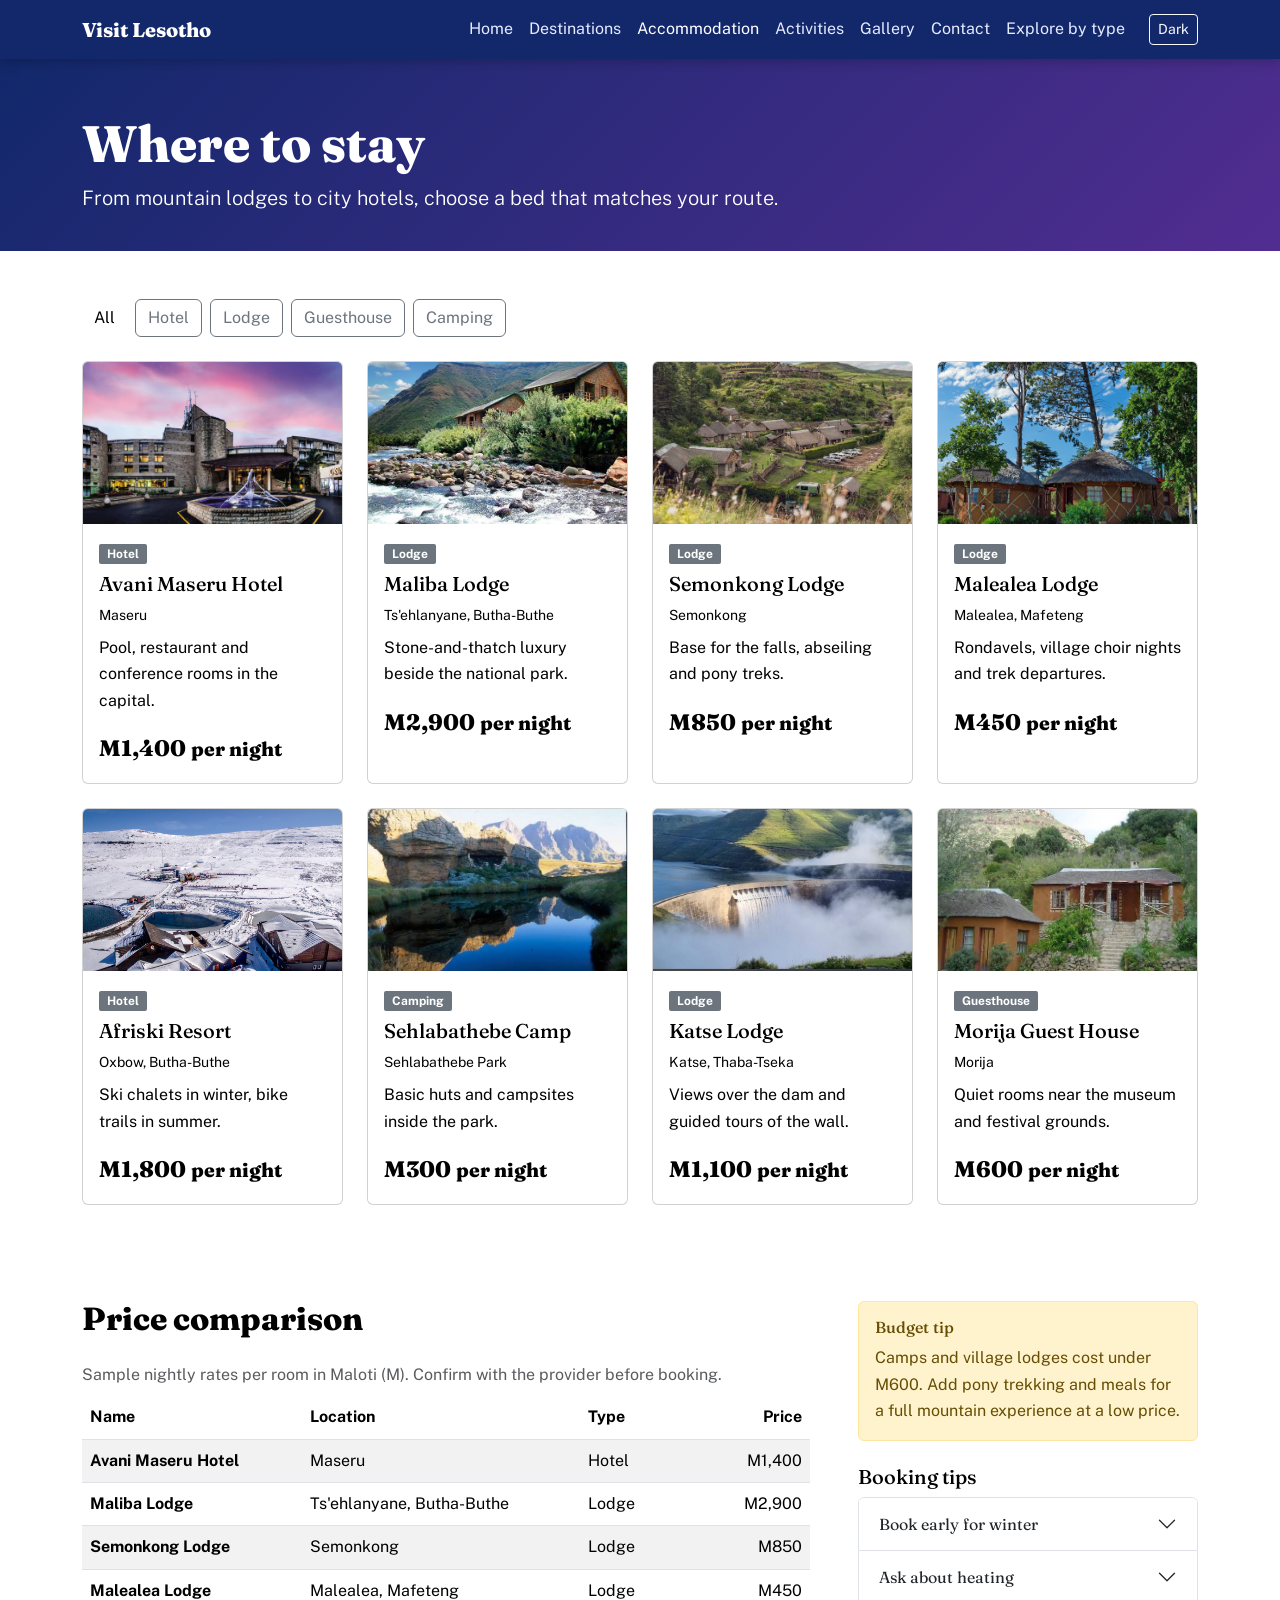
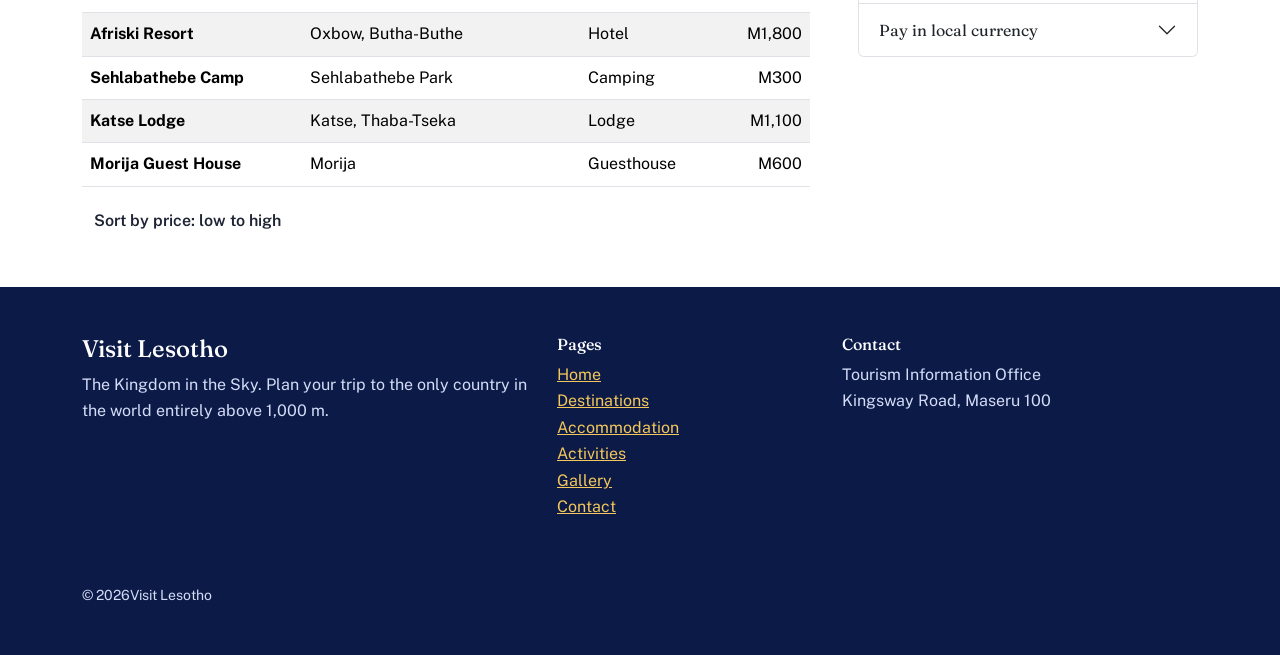
<file: accommodation.html>
<!doctype html>
<html lang="en">
  <head>
    <meta charset="utf-8" />
    <meta name="viewport" content="width=device-width, initial-scale=1" />
    <title>Accommodation | Visit Lesotho</title>
    <meta
      name="description"
      content="Hotels, lodges, guesthouses and camps across Lesotho with sample prices."
    />
    <script src="js/theme.js"></script>
    <link
      href="https://cdn.jsdelivr.net/npm/bootstrap@5.3.3/dist/css/bootstrap.min.css"
      rel="stylesheet"
    />
    <link
      href="https://fonts.googleapis.com/css2?family=Fraunces:opsz,wght@9..144,800&family=Public+Sans:wght@400;600&display=swap"
      rel="stylesheet"
    />
    <link href="css/accommodation.css" rel="stylesheet" />
  </head>
  <body>
    <a class="skip-link" href="#main">Skip to content</a>
    <header class="site-header">
      <nav class="navbar navbar-expand-lg navbar-dark" aria-label="Main navigation">
        <div class="container">
          <a class="navbar-brand" href="index.html">Visit <span>Lesotho</span></a>
          <button
            class="navbar-toggler"
            type="button"
            data-bs-toggle="collapse"
            data-bs-target="#menu"
            aria-controls="menu"
            aria-expanded="false"
            aria-label="Toggle navigation"
          >
            <span class="navbar-toggler-icon"></span>
          </button>
          <div class="collapse navbar-collapse" id="menu">
            <ul class="navbar-nav ms-auto align-items-lg-center">
              <li class="nav-item"><a class="nav-link" href="index.html">Home</a></li>
              <li class="nav-item">
                <a class="nav-link" href="destinations.html">Destinations</a>
              </li>
              <li class="nav-item">
                <a class="nav-link active" href="accommodation.html" aria-current="page"
                  >Accommodation</a
                >
              </li>
              <li class="nav-item"><a class="nav-link" href="activities.html">Activities</a></li>
              <li class="nav-item"><a class="nav-link" href="gallery.html">Gallery</a></li>
              <li class="nav-item"><a class="nav-link" href="contact.html">Contact</a></li>
              <li class="nav-item dropdown">
                <a
                  class="nav-link dropdown-toggle"
                  href="#"
                  role="button"
                  data-bs-toggle="dropdown"
                  aria-expanded="false"
                  >Explore by type</a
                >
                <ul class="dropdown-menu dropdown-menu-end">
                  <li><a class="dropdown-item" href="destinations.html?cat=Nature">Nature</a></li>
                  <li>
                    <a class="dropdown-item" href="destinations.html?cat=Heritage">Heritage</a>
                  </li>
                  <li><a class="dropdown-item" href="destinations.html?cat=Culture">Culture</a></li>
                  <li>
                    <a class="dropdown-item" href="destinations.html?cat=Adventure">Adventure</a>
                  </li>
                </ul>
              </li>
              <li class="nav-item">
                <span id="navUser" class="badge text-bg-warning ms-lg-2 d-none"></span>
              </li>
              <li class="nav-item">
                <button
                  id="themeBtn"
                  class="btn btn-sm btn-outline-light ms-lg-3 my-2 my-lg-0"
                  type="button"
                  aria-pressed="false"
                >
                  Dark
                </button>
              </li>
            </ul>
          </div>
        </div>
      </nav>
    </header>
    <main id="main">
      <section class="page-title">
        <div class="container">
          <h1>Where to stay</h1>
          <p class="lead mb-0">
            From mountain lodges to city hotels, choose a bed that matches your route.
          </p>
        </div>
      </section>
      <section>
        <div class="container">
          <div
            class="d-flex flex-wrap gap-2 mb-4"
            id="typeFilter"
            role="group"
            aria-label="Filter by accommodation type"
          >
            <button class="btn btn-brand active" data-type="All" type="button">All</button
            ><button class="btn btn-outline-secondary" data-type="Hotel" type="button">Hotel</button
            ><button class="btn btn-outline-secondary" data-type="Lodge" type="button">Lodge</button
            ><button class="btn btn-outline-secondary" data-type="Guesthouse" type="button">
              Guesthouse</button
            ><button class="btn btn-outline-secondary" data-type="Camping" type="button">
              Camping
            </button>
          </div>
          <div class="row g-4" id="lodges">
            <div class="col-sm-6 col-xl-3" data-type="Hotel">
              <article class="card h-100">
                <img
                  src="avani hotel.avif"
                  alt="Illustrated landscape near Avani Maseru Hotel"
                  loading="lazy"
                />
                <div class="card-body">
                  <span class="badge text-bg-secondary mb-2">Hotel</span>
                  <h3 class="h5">Avani Maseru Hotel</h3>
                  <p class="small muted mb-2">Maseru</p>
                  <p>Pool, restaurant and conference rooms in the capital.</p>
                  <p class="price mb-0">M1,400 <small class="muted">per night</small></p>
                </div>
              </article>
            </div>
            <div class="col-sm-6 col-xl-3" data-type="Lodge">
              <article class="card h-100">
                <img
                  src="maliba lodge.jpg"
                  alt="Illustrated landscape near Maliba Lodge"
                  loading="lazy"
                />
                <div class="card-body">
                  <span class="badge text-bg-secondary mb-2">Lodge</span>
                  <h3 class="h5">Maliba Lodge</h3>
                  <p class="small muted mb-2">Ts'ehlanyane, Butha-Buthe</p>
                  <p>Stone-and-thatch luxury beside the national park.</p>
                  <p class="price mb-0">M2,900 <small class="muted">per night</small></p>
                </div>
              </article>
            </div>
            <div class="col-sm-6 col-xl-3" data-type="Lodge">
              <article class="card h-100">
                <img
                  src="semonkong lodge.jpg"
                  alt="Illustrated landscape near Semonkong Lodge"
                  loading="lazy"
                />
                <div class="card-body">
                  <span class="badge text-bg-secondary mb-2">Lodge</span>
                  <h3 class="h5">Semonkong Lodge</h3>
                  <p class="small muted mb-2">Semonkong</p>
                  <p>Base for the falls, abseiling and pony treks.</p>
                  <p class="price mb-0">M850 <small class="muted">per night</small></p>
                </div>
              </article>
            </div>
            <div class="col-sm-6 col-xl-3" data-type="Lodge">
              <article class="card h-100">
                <img
                  src="malealea-lodge.jpg"
                  alt="Illustrated landscape near Malealea Lodge"
                  loading="lazy"
                />
                <div class="card-body">
                  <span class="badge text-bg-secondary mb-2">Lodge</span>
                  <h3 class="h5">Malealea Lodge</h3>
                  <p class="small muted mb-2">Malealea, Mafeteng</p>
                  <p>Rondavels, village choir nights and trek departures.</p>
                  <p class="price mb-0">M450 <small class="muted">per night</small></p>
                </div>
              </article>
            </div>
            <div class="col-sm-6 col-xl-3" data-type="Hotel">
              <article class="card h-100">
                <img
                  src="afriski.jpg"
                  alt="Illustrated landscape near Afriski Resort"
                  loading="lazy"
                />
                <div class="card-body">
                  <span class="badge text-bg-secondary mb-2">Hotel</span>
                  <h3 class="h5">Afriski Resort</h3>
                  <p class="small muted mb-2">Oxbow, Butha-Buthe</p>
                  <p>Ski chalets in winter, bike trails in summer.</p>
                  <p class="price mb-0">M1,800 <small class="muted">per night</small></p>
                </div>
              </article>
            </div>
            <div class="col-sm-6 col-xl-3" data-type="Camping">
              <article class="card h-100">
                <img
                  src="sehlabathebe.jpg"
                  alt="Illustrated landscape near Sehlabathebe Camp"
                  loading="lazy"
                />
                <div class="card-body">
                  <span class="badge text-bg-secondary mb-2">Camping</span>
                  <h3 class="h5">Sehlabathebe Camp</h3>
                  <p class="small muted mb-2">Sehlabathebe Park</p>
                  <p>Basic huts and campsites inside the park.</p>
                  <p class="price mb-0">M300 <small class="muted">per night</small></p>
                </div>
              </article>
            </div>
            <div class="col-sm-6 col-xl-3" data-type="Lodge">
              <article class="card h-100">
                <img
                  src="katse dam.jpg"
                  alt="Illustrated landscape near Katse Lodge"
                  loading="lazy"
                />
                <div class="card-body">
                  <span class="badge text-bg-secondary mb-2">Lodge</span>
                  <h3 class="h5">Katse Lodge</h3>
                  <p class="small muted mb-2">Katse, Thaba-Tseka</p>
                  <p>Views over the dam and guided tours of the wall.</p>
                  <p class="price mb-0">M1,100 <small class="muted">per night</small></p>
                </div>
              </article>
            </div>
            <div class="col-sm-6 col-xl-3" data-type="Guesthouse">
              <article class="card h-100">
                <img
                  src="morija guest house.jpg"
                  alt="Illustrated landscape near Morija Guest House"
                  loading="lazy"
                />
                <div class="card-body">
                  <span class="badge text-bg-secondary mb-2">Guesthouse</span>
                  <h3 class="h5">Morija Guest House</h3>
                  <p class="small muted mb-2">Morija</p>
                  <p>Quiet rooms near the museum and festival grounds.</p>
                  <p class="price mb-0">M600 <small class="muted">per night</small></p>
                </div>
              </article>
            </div>
          </div>
        </div>
      </section>
      <section>
        <div class="container">
          <div class="row g-5">
            <article class="col-lg-8">
              <h2 class="mb-3">Price comparison</h2>
              <div class="table-responsive">
                <table class="table table-striped align-middle" id="priceTable">
                  <caption>
                    Sample nightly rates per room in Maloti (M). Confirm with the provider before
                    booking.
                  </caption>
                  <thead>
                    <tr>
                      <th scope="col">Name</th>
                      <th scope="col">Location</th>
                      <th scope="col">Type</th>
                      <th scope="col" class="text-end">Price</th>
                    </tr>
                  </thead>
                  <tbody>
                    <tr data-type="Hotel" data-price="1400">
                      <th scope="row">Avani Maseru Hotel</th>
                      <td>Maseru</td>
                      <td>Hotel</td>
                      <td class="text-end">M1,400</td>
                    </tr>
                    <tr data-type="Lodge" data-price="2900">
                      <th scope="row">Maliba Lodge</th>
                      <td>Ts'ehlanyane, Butha-Buthe</td>
                      <td>Lodge</td>
                      <td class="text-end">M2,900</td>
                    </tr>
                    <tr data-type="Lodge" data-price="850">
                      <th scope="row">Semonkong Lodge</th>
                      <td>Semonkong</td>
                      <td>Lodge</td>
                      <td class="text-end">M850</td>
                    </tr>
                    <tr data-type="Lodge" data-price="450">
                      <th scope="row">Malealea Lodge</th>
                      <td>Malealea, Mafeteng</td>
                      <td>Lodge</td>
                      <td class="text-end">M450</td>
                    </tr>
                    <tr data-type="Hotel" data-price="1800">
                      <th scope="row">Afriski Resort</th>
                      <td>Oxbow, Butha-Buthe</td>
                      <td>Hotel</td>
                      <td class="text-end">M1,800</td>
                    </tr>
                    <tr data-type="Camping" data-price="300">
                      <th scope="row">Sehlabathebe Camp</th>
                      <td>Sehlabathebe Park</td>
                      <td>Camping</td>
                      <td class="text-end">M300</td>
                    </tr>
                    <tr data-type="Lodge" data-price="1100">
                      <th scope="row">Katse Lodge</th>
                      <td>Katse, Thaba-Tseka</td>
                      <td>Lodge</td>
                      <td class="text-end">M1,100</td>
                    </tr>
                    <tr data-type="Guesthouse" data-price="600">
                      <th scope="row">Morija Guest House</th>
                      <td>Morija</td>
                      <td>Guesthouse</td>
                      <td class="text-end">M600</td>
                    </tr>
                  </tbody>
                </table>
              </div>
              <button id="sortPrice" class="btn btn-straw" type="button">
                Sort by price: low to high
              </button>
            </article>
            <aside class="col-lg-4">
              <div class="alert alert-warning" role="note">
                <h3 class="h6">Budget tip</h3>
                Camps and village lodges cost under M600. Add pony trekking and meals for a full
                mountain experience at a low price.
              </div>
              <h3 class="h5 mt-4">Booking tips</h3>
              <div class="accordion" id="tips">
                <div class="accordion-item">
                  <h3 class="accordion-header">
                    <button
                      class="accordion-button collapsed"
                      type="button"
                      data-bs-toggle="collapse"
                      data-bs-target="#t0"
                      aria-expanded="false"
                      aria-controls="t0"
                    >
                      Book early for winter
                    </button>
                  </h3>
                  <div id="t0" class="accordion-collapse collapse" data-bs-parent="#tips">
                    <div class="accordion-body">
                      Afriski and the lodges near Sani Pass fill up from June to August. Reserve at
                      least a month ahead.
                    </div>
                  </div>
                </div>
                <div class="accordion-item">
                  <h3 class="accordion-header">
                    <button
                      class="accordion-button collapsed"
                      type="button"
                      data-bs-toggle="collapse"
                      data-bs-target="#t1"
                      aria-expanded="false"
                      aria-controls="t1"
                    >
                      Ask about heating
                    </button>
                  </h3>
                  <div id="t1" class="accordion-collapse collapse" data-bs-parent="#tips">
                    <div class="accordion-body">
                      Nights are cold all year. Confirm that rooms have heaters or fireplaces, and
                      bring a warm sleeping bag for camps.
                    </div>
                  </div>
                </div>
                <div class="accordion-item">
                  <h3 class="accordion-header">
                    <button
                      class="accordion-button collapsed"
                      type="button"
                      data-bs-toggle="collapse"
                      data-bs-target="#t2"
                      aria-expanded="false"
                      aria-controls="t2"
                    >
                      Pay in local currency
                    </button>
                  </h3>
                  <div id="t2" class="accordion-collapse collapse" data-bs-parent="#tips">
                    <div class="accordion-body">
                      Small lodges prefer cash in Maloti or rand. Card machines can fail in remote
                      areas.
                    </div>
                  </div>
                </div>
              </div>
            </aside>
          </div>
        </div>
      </section>
    </main>
    <footer class="site-footer">
      <div class="container py-5">
        <div class="row g-4">
          <div class="col-md-5">
            <h2 class="h4 text-white">Visit Lesotho</h2>
            <p>
              The Kingdom in the Sky. Plan your trip to the only country in the world entirely above
              1,000 m.
            </p>
          </div>
          <div class="col-6 col-md-3">
            <h3 class="h6 text-white">Pages</h3>
            <ul class="list-unstyled">
              <li><a href="index.html">Home</a></li>
              <li><a href="destinations.html">Destinations</a></li>
              <li><a href="accommodation.html">Accommodation</a></li>
              <li><a href="activities.html">Activities</a></li>
              <li><a href="gallery.html">Gallery</a></li>
              <li><a href="contact.html">Contact</a></li>
            </ul>
          </div>
          <div class="col-6 col-md-4">
            <h3 class="h6 text-white">Contact</h3>
            <address class="mb-0">
              Tourism Information Office<br />Kingsway Road, Maseru 100<br /><a>
            </address>
          </div>
        </div>
        <p class="small mt-4 mb-0">
          &copy; <span id="year"></span>Visit Lesotho</p>
      </div>
    </footer>
    <button id="toTop" class="btn btn-straw" type="button" aria-label="Back to top" hidden>
      Top
    </button>
    <script src="https://cdn.jsdelivr.net/npm/bootstrap@5.3.3/dist/js/bootstrap.bundle.min.js"></script>
    <script src="js/main.js"></script>
    <script src="js/accommodation.js"></script>
  </body>
</html>
</file>
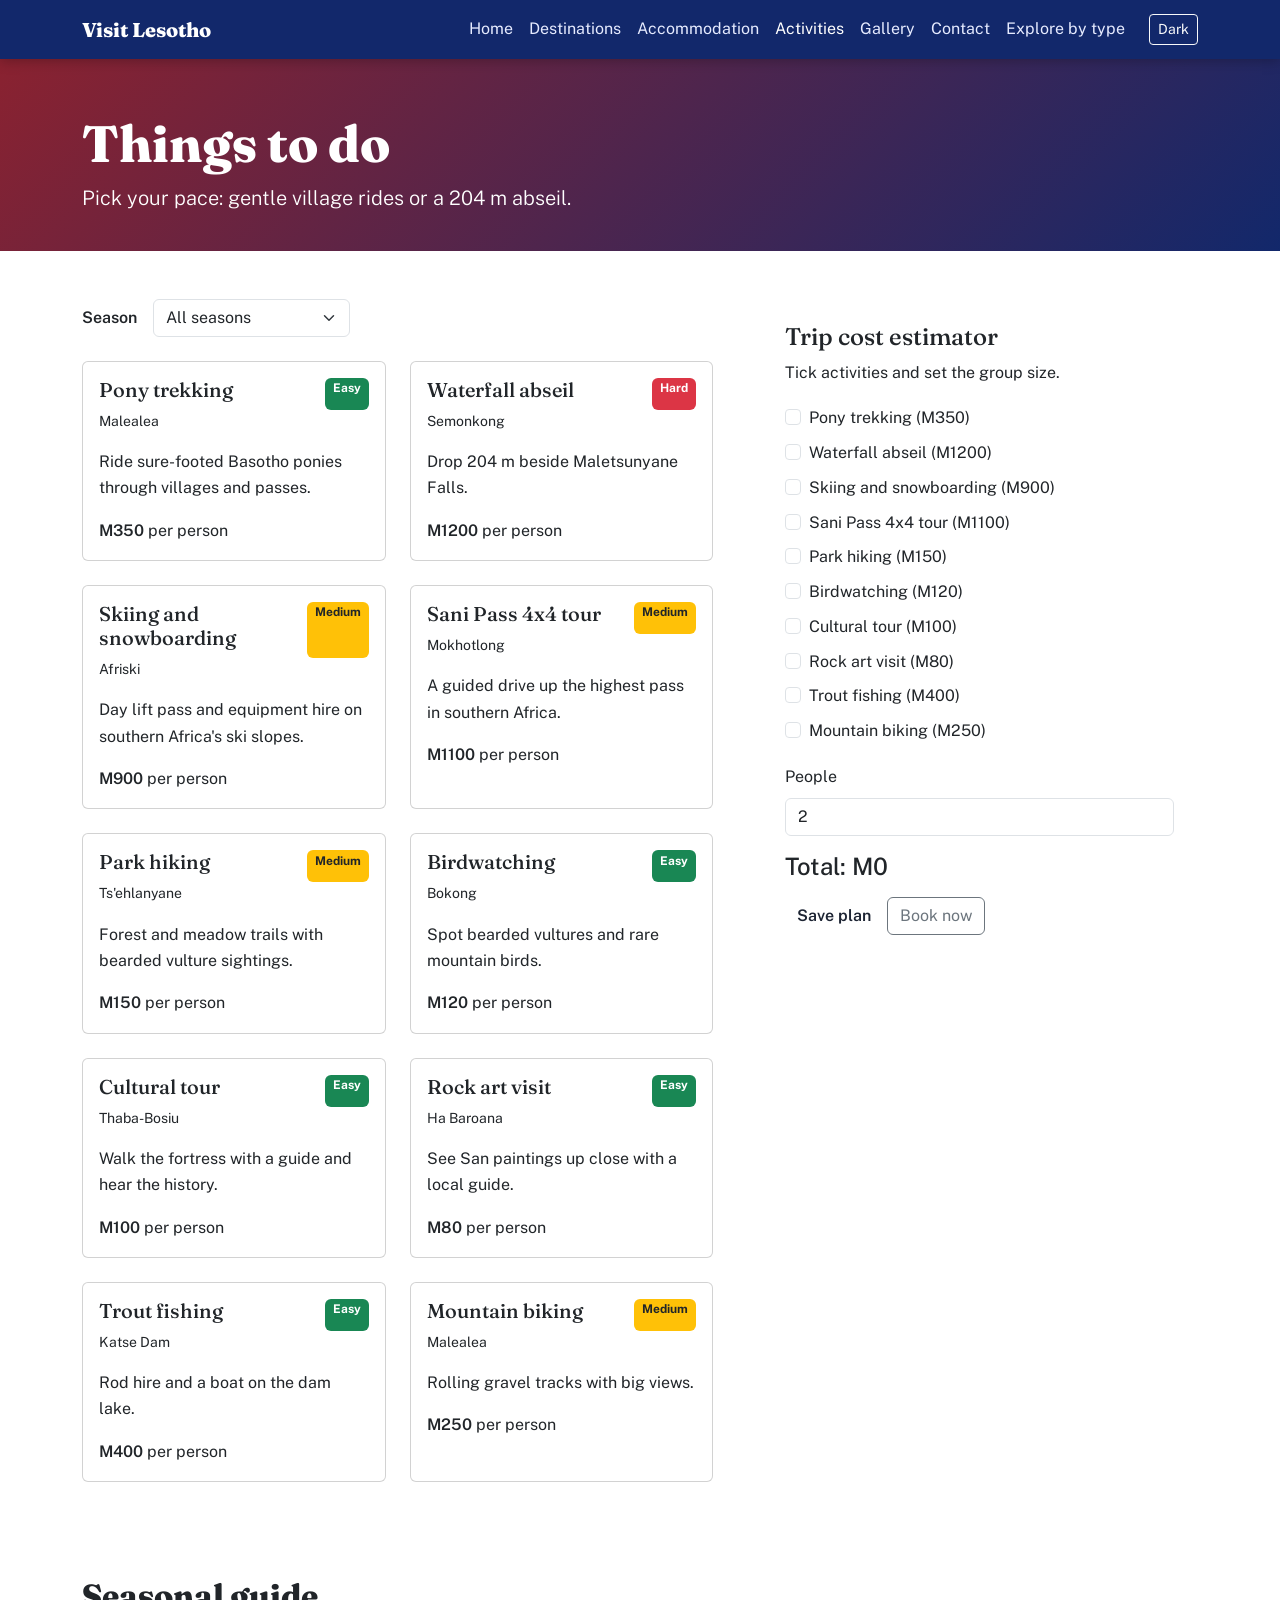
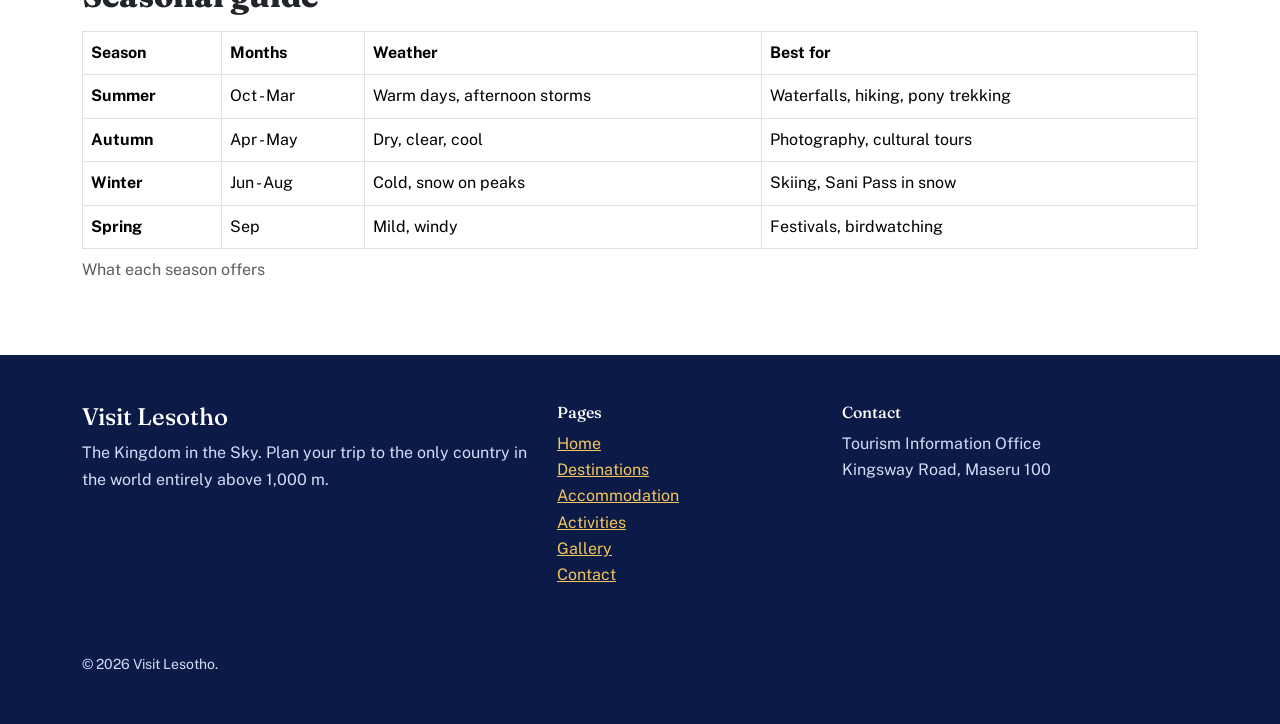
<file: activities.html>
<!doctype html>
<html lang="en">
  <head>
    <meta charset="utf-8" />
    <meta name="viewport" content="width=device-width, initial-scale=1" />
    <title>Activities | Visit Lesotho</title>
    <meta
      name="description"
      content="Pony trekking, abseiling, skiing, hiking and cultural tours in Lesotho with a trip cost estimator."
    />
    <script src="js/theme.js"></script>
    <link
      href="https://cdn.jsdelivr.net/npm/bootstrap@5.3.3/dist/css/bootstrap.min.css"
      rel="stylesheet"
    />
    <link
      href="https://fonts.googleapis.com/css2?family=Fraunces:opsz,wght@9..144,800&family=Public+Sans:wght@400;600&display=swap"
      rel="stylesheet"
    />
    <link href="css/activities.css" rel="stylesheet" />
  </head>
  <body>
    <a class="skip-link" href="#main">Skip to content</a>
    <header class="site-header">
      <nav class="navbar navbar-expand-lg navbar-dark" aria-label="Main navigation">
        <div class="container">
          <a class="navbar-brand" href="index.html">Visit <span>Lesotho</span></a>
          <button
            class="navbar-toggler"
            type="button"
            data-bs-toggle="collapse"
            data-bs-target="#menu"
            aria-controls="menu"
            aria-expanded="false"
            aria-label="Toggle navigation"
          >
            <span class="navbar-toggler-icon"></span>
          </button>
          <div class="collapse navbar-collapse" id="menu">
            <ul class="navbar-nav ms-auto align-items-lg-center">
              <li class="nav-item"><a class="nav-link" href="index.html">Home</a></li>
              <li class="nav-item">
                <a class="nav-link" href="destinations.html">Destinations</a>
              </li>
              <li class="nav-item">
                <a class="nav-link" href="accommodation.html">Accommodation</a>
              </li>
              <li class="nav-item">
                <a class="nav-link active" href="activities.html" aria-current="page">Activities</a>
              </li>
              <li class="nav-item"><a class="nav-link" href="gallery.html">Gallery</a></li>
              <li class="nav-item"><a class="nav-link" href="contact.html">Contact</a></li>
              <li class="nav-item dropdown">
                <a
                  class="nav-link dropdown-toggle"
                  href="#"
                  role="button"
                  data-bs-toggle="dropdown"
                  aria-expanded="false"
                  >Explore by type</a
                >
                <ul class="dropdown-menu dropdown-menu-end">
                  <li><a class="dropdown-item" href="destinations.html?cat=Nature">Nature</a></li>
                  <li>
                    <a class="dropdown-item" href="destinations.html?cat=Heritage">Heritage</a>
                  </li>
                  <li><a class="dropdown-item" href="destinations.html?cat=Culture">Culture</a></li>
                  <li>
                    <a class="dropdown-item" href="destinations.html?cat=Adventure">Adventure</a>
                  </li>
                </ul>
              </li>
              <li class="nav-item">
                <span id="navUser" class="badge text-bg-warning ms-lg-2 d-none"></span>
              </li>
              <li class="nav-item">
                <button
                  id="themeBtn"
                  class="btn btn-sm btn-outline-light ms-lg-3 my-2 my-lg-0"
                  type="button"
                  aria-pressed="false"
                >
                  Dark
                </button>
              </li>
            </ul>
          </div>
        </div>
      </nav>
    </header>
    <main id="main">
      <section class="page-title">
        <div class="container">
          <h1>Things to do</h1>
          <p class="lead mb-0">Pick your pace: gentle village rides or a 204 m abseil.</p>
        </div>
      </section>
      <section>
        <div class="container">
          <div class="row g-5">
            <div class="col-lg-7">
              <div class="d-flex align-items-center gap-3 mb-4">
                <label for="season" class="fw-semibold">Season</label
                ><select id="season" class="form-select w-auto">
                  <option value="all">All seasons</option>
                  <option value="summer">Summer (Oct - Mar)</option>
                  <option value="winter">Winter (Jun - Aug)</option>
                </select>
              </div>
              <div class="row g-4" id="actGrid">
                <div class="col-md-6" data-season="summer winter">
                  <article class="card h-100 act">
                    <div class="card-body">
                      <div class="d-flex justify-content-between">
                        <h3 class="h5">Pony trekking</h3>
                        <span class="badge text-bg-success">Easy</span>
                      </div>
                      <p class="small muted">Malealea</p>
                      <p>Ride sure-footed Basotho ponies through villages and passes.</p>
                      <p class="mb-0 fw-semibold">
                        M350 <span class="muted fw-normal">per person</span>
                      </p>
                    </div>
                  </article>
                </div>
                <div class="col-md-6" data-season="summer">
                  <article class="card h-100 act">
                    <div class="card-body">
                      <div class="d-flex justify-content-between">
                        <h3 class="h5">Waterfall abseil</h3>
                        <span class="badge text-bg-danger">Hard</span>
                      </div>
                      <p class="small muted">Semonkong</p>
                      <p>Drop 204 m beside Maletsunyane Falls.</p>
                      <p class="mb-0 fw-semibold">
                        M1200 <span class="muted fw-normal">per person</span>
                      </p>
                    </div>
                  </article>
                </div>
                <div class="col-md-6" data-season="winter">
                  <article class="card h-100 act">
                    <div class="card-body">
                      <div class="d-flex justify-content-between">
                        <h3 class="h5">Skiing and snowboarding</h3>
                        <span class="badge text-bg-warning text-dark">Medium</span>
                      </div>
                      <p class="small muted">Afriski</p>
                      <p>Day lift pass and equipment hire on southern Africa's ski slopes.</p>
                      <p class="mb-0 fw-semibold">
                        M900 <span class="muted fw-normal">per person</span>
                      </p>
                    </div>
                  </article>
                </div>
                <div class="col-md-6" data-season="summer winter">
                  <article class="card h-100 act">
                    <div class="card-body">
                      <div class="d-flex justify-content-between">
                        <h3 class="h5">Sani Pass 4x4 tour</h3>
                        <span class="badge text-bg-warning text-dark">Medium</span>
                      </div>
                      <p class="small muted">Mokhotlong</p>
                      <p>A guided drive up the highest pass in southern Africa.</p>
                      <p class="mb-0 fw-semibold">
                        M1100 <span class="muted fw-normal">per person</span>
                      </p>
                    </div>
                  </article>
                </div>
                <div class="col-md-6" data-season="summer">
                  <article class="card h-100 act">
                    <div class="card-body">
                      <div class="d-flex justify-content-between">
                        <h3 class="h5">Park hiking</h3>
                        <span class="badge text-bg-warning text-dark">Medium</span>
                      </div>
                      <p class="small muted">Ts'ehlanyane</p>
                      <p>Forest and meadow trails with bearded vulture sightings.</p>
                      <p class="mb-0 fw-semibold">
                        M150 <span class="muted fw-normal">per person</span>
                      </p>
                    </div>
                  </article>
                </div>
                <div class="col-md-6" data-season="summer">
                  <article class="card h-100 act">
                    <div class="card-body">
                      <div class="d-flex justify-content-between">
                        <h3 class="h5">Birdwatching</h3>
                        <span class="badge text-bg-success">Easy</span>
                      </div>
                      <p class="small muted">Bokong</p>
                      <p>Spot bearded vultures and rare mountain birds.</p>
                      <p class="mb-0 fw-semibold">
                        M120 <span class="muted fw-normal">per person</span>
                      </p>
                    </div>
                  </article>
                </div>
                <div class="col-md-6" data-season="summer winter">
                  <article class="card h-100 act">
                    <div class="card-body">
                      <div class="d-flex justify-content-between">
                        <h3 class="h5">Cultural tour</h3>
                        <span class="badge text-bg-success">Easy</span>
                      </div>
                      <p class="small muted">Thaba-Bosiu</p>
                      <p>Walk the fortress with a guide and hear the history.</p>
                      <p class="mb-0 fw-semibold">
                        M100 <span class="muted fw-normal">per person</span>
                      </p>
                    </div>
                  </article>
                </div>
                <div class="col-md-6" data-season="summer winter">
                  <article class="card h-100 act">
                    <div class="card-body">
                      <div class="d-flex justify-content-between">
                        <h3 class="h5">Rock art visit</h3>
                        <span class="badge text-bg-success">Easy</span>
                      </div>
                      <p class="small muted">Ha Baroana</p>
                      <p>See San paintings up close with a local guide.</p>
                      <p class="mb-0 fw-semibold">
                        M80 <span class="muted fw-normal">per person</span>
                      </p>
                    </div>
                  </article>
                </div>
                <div class="col-md-6" data-season="summer">
                  <article class="card h-100 act">
                    <div class="card-body">
                      <div class="d-flex justify-content-between">
                        <h3 class="h5">Trout fishing</h3>
                        <span class="badge text-bg-success">Easy</span>
                      </div>
                      <p class="small muted">Katse Dam</p>
                      <p>Rod hire and a boat on the dam lake.</p>
                      <p class="mb-0 fw-semibold">
                        M400 <span class="muted fw-normal">per person</span>
                      </p>
                    </div>
                  </article>
                </div>
                <div class="col-md-6" data-season="summer">
                  <article class="card h-100 act">
                    <div class="card-body">
                      <div class="d-flex justify-content-between">
                        <h3 class="h5">Mountain biking</h3>
                        <span class="badge text-bg-warning text-dark">Medium</span>
                      </div>
                      <p class="small muted">Malealea</p>
                      <p>Rolling gravel tracks with big views.</p>
                      <p class="mb-0 fw-semibold">
                        M250 <span class="muted fw-normal">per person</span>
                      </p>
                    </div>
                  </article>
                </div>
              </div>
            </div>
            <aside class="col-lg-5" aria-labelledby="estH">
              <div class="estimator">
                <h2 id="estH" class="h4">Trip cost estimator</h2>
                <p class="muted">Tick activities and set the group size.</p>
                <div class="form-check">
                  <input
                    class="form-check-input est"
                    type="checkbox"
                    id="e0"
                    data-price="350"
                    data-name="Pony trekking"
                  /><label class="form-check-label" for="e0"
                    >Pony trekking <span class="muted">(M350)</span></label
                  >
                </div>
                <div class="form-check">
                  <input
                    class="form-check-input est"
                    type="checkbox"
                    id="e1"
                    data-price="1200"
                    data-name="Waterfall abseil"
                  /><label class="form-check-label" for="e1"
                    >Waterfall abseil <span class="muted">(M1200)</span></label
                  >
                </div>
                <div class="form-check">
                  <input
                    class="form-check-input est"
                    type="checkbox"
                    id="e2"
                    data-price="900"
                    data-name="Skiing and snowboarding"
                  /><label class="form-check-label" for="e2"
                    >Skiing and snowboarding <span class="muted">(M900)</span></label
                  >
                </div>
                <div class="form-check">
                  <input
                    class="form-check-input est"
                    type="checkbox"
                    id="e3"
                    data-price="1100"
                    data-name="Sani Pass 4x4 tour"
                  /><label class="form-check-label" for="e3"
                    >Sani Pass 4x4 tour <span class="muted">(M1100)</span></label
                  >
                </div>
                <div class="form-check">
                  <input
                    class="form-check-input est"
                    type="checkbox"
                    id="e4"
                    data-price="150"
                    data-name="Park hiking"
                  /><label class="form-check-label" for="e4"
                    >Park hiking <span class="muted">(M150)</span></label
                  >
                </div>
                <div class="form-check">
                  <input
                    class="form-check-input est"
                    type="checkbox"
                    id="e5"
                    data-price="120"
                    data-name="Birdwatching"
                  /><label class="form-check-label" for="e5"
                    >Birdwatching <span class="muted">(M120)</span></label
                  >
                </div>
                <div class="form-check">
                  <input
                    class="form-check-input est"
                    type="checkbox"
                    id="e6"
                    data-price="100"
                    data-name="Cultural tour"
                  /><label class="form-check-label" for="e6"
                    >Cultural tour <span class="muted">(M100)</span></label
                  >
                </div>
                <div class="form-check">
                  <input
                    class="form-check-input est"
                    type="checkbox"
                    id="e7"
                    data-price="80"
                    data-name="Rock art visit"
                  /><label class="form-check-label" for="e7"
                    >Rock art visit <span class="muted">(M80)</span></label
                  >
                </div>
                <div class="form-check">
                  <input
                    class="form-check-input est"
                    type="checkbox"
                    id="e8"
                    data-price="400"
                    data-name="Trout fishing"
                  /><label class="form-check-label" for="e8"
                    >Trout fishing <span class="muted">(M400)</span></label
                  >
                </div>
                <div class="form-check">
                  <input
                    class="form-check-input est"
                    type="checkbox"
                    id="e9"
                    data-price="250"
                    data-name="Mountain biking"
                  /><label class="form-check-label" for="e9"
                    >Mountain biking <span class="muted">(M250)</span></label
                  >
                </div>
                <div class="my-3">
                  <label class="form-label" for="people">People</label
                  ><input
                    id="people"
                    type="number"
                    class="form-control"
                    min="1"
                    max="20"
                    value="2"
                  />
                </div>
                <p class="h4 mb-3">Total: <span id="total">M0</span></p>
                <button id="savePlan" class="btn btn-straw" type="button">Save plan</button>
                <a class="btn btn-outline-secondary" href="contact.html">Book now</a>
                <div id="planMsg" class="mt-3" role="status"></div>
              </div>
            </aside>
          </div>
        </div>
      </section>
      <section>
        <div class="container">
          <h2 class="mb-3">Seasonal guide</h2>
          <div class="table-responsive">
            <table class="table table-bordered">
              <caption>
                What each season offers
              </caption>
              <thead>
                <tr>
                  <th scope="col">Season</th>
                  <th scope="col">Months</th>
                  <th scope="col">Weather</th>
                  <th scope="col">Best for</th>
                </tr>
              </thead>
              <tbody>
                <tr>
                  <th scope="row">Summer</th>
                  <td>Oct - Mar</td>
                  <td>Warm days, afternoon storms</td>
                  <td>Waterfalls, hiking, pony trekking</td>
                </tr>
                <tr>
                  <th scope="row">Autumn</th>
                  <td>Apr - May</td>
                  <td>Dry, clear, cool</td>
                  <td>Photography, cultural tours</td>
                </tr>
                <tr>
                  <th scope="row">Winter</th>
                  <td>Jun - Aug</td>
                  <td>Cold, snow on peaks</td>
                  <td>Skiing, Sani Pass in snow</td>
                </tr>
                <tr>
                  <th scope="row">Spring</th>
                  <td>Sep</td>
                  <td>Mild, windy</td>
                  <td>Festivals, birdwatching</td>
                </tr>
              </tbody>
            </table>
          </div>
        </div>
      </section>
    </main>
 
    <footer class="site-footer">
      <div class="container py-5">
        <div class="row g-4">
          <div class="col-md-5">
            <h2 class="h4 text-white">Visit Lesotho</h2>
            <p>
              The Kingdom in the Sky. Plan your trip to the only country in the world entirely above
              1,000 m.
            </p>
          </div>
          <div class="col-6 col-md-3">
            <h3 class="h6 text-white">Pages</h3>
            <ul class="list-unstyled">
              <li><a href="index.html">Home</a></li>
              <li><a href="destinations.html">Destinations</a></li>
              <li><a href="accommodation.html">Accommodation</a></li>
              <li><a href="activities.html">Activities</a></li>
              <li><a href="gallery.html">Gallery</a></li>
              <li><a href="contact.html">Contact</a></li>
            </ul>
          </div>
          <div class="col-6 col-md-4">
            <h3 class="h6 text-white">Contact</h3>
            <address class="mb-0">
              Tourism Information Office<br />Kingsway Road, Maseru 100<br /><a>
            </address>
          </div>
        </div>
        <p class="small mt-4 mb-0">
          &copy; <span id="year"></span> Visit Lesotho.</p>
      </div>
    </footer>
    <button id="toTop" class="btn btn-straw" type="button" aria-label="Back to top" hidden>
      Top
    </button>
    <script src="https://cdn.jsdelivr.net/npm/bootstrap@5.3.3/dist/js/bootstrap.bundle.min.js"></script>
    <script src="js/main.js"></script>
    <script src="js/activities.js"></script>
  </body>
</html>
</file>
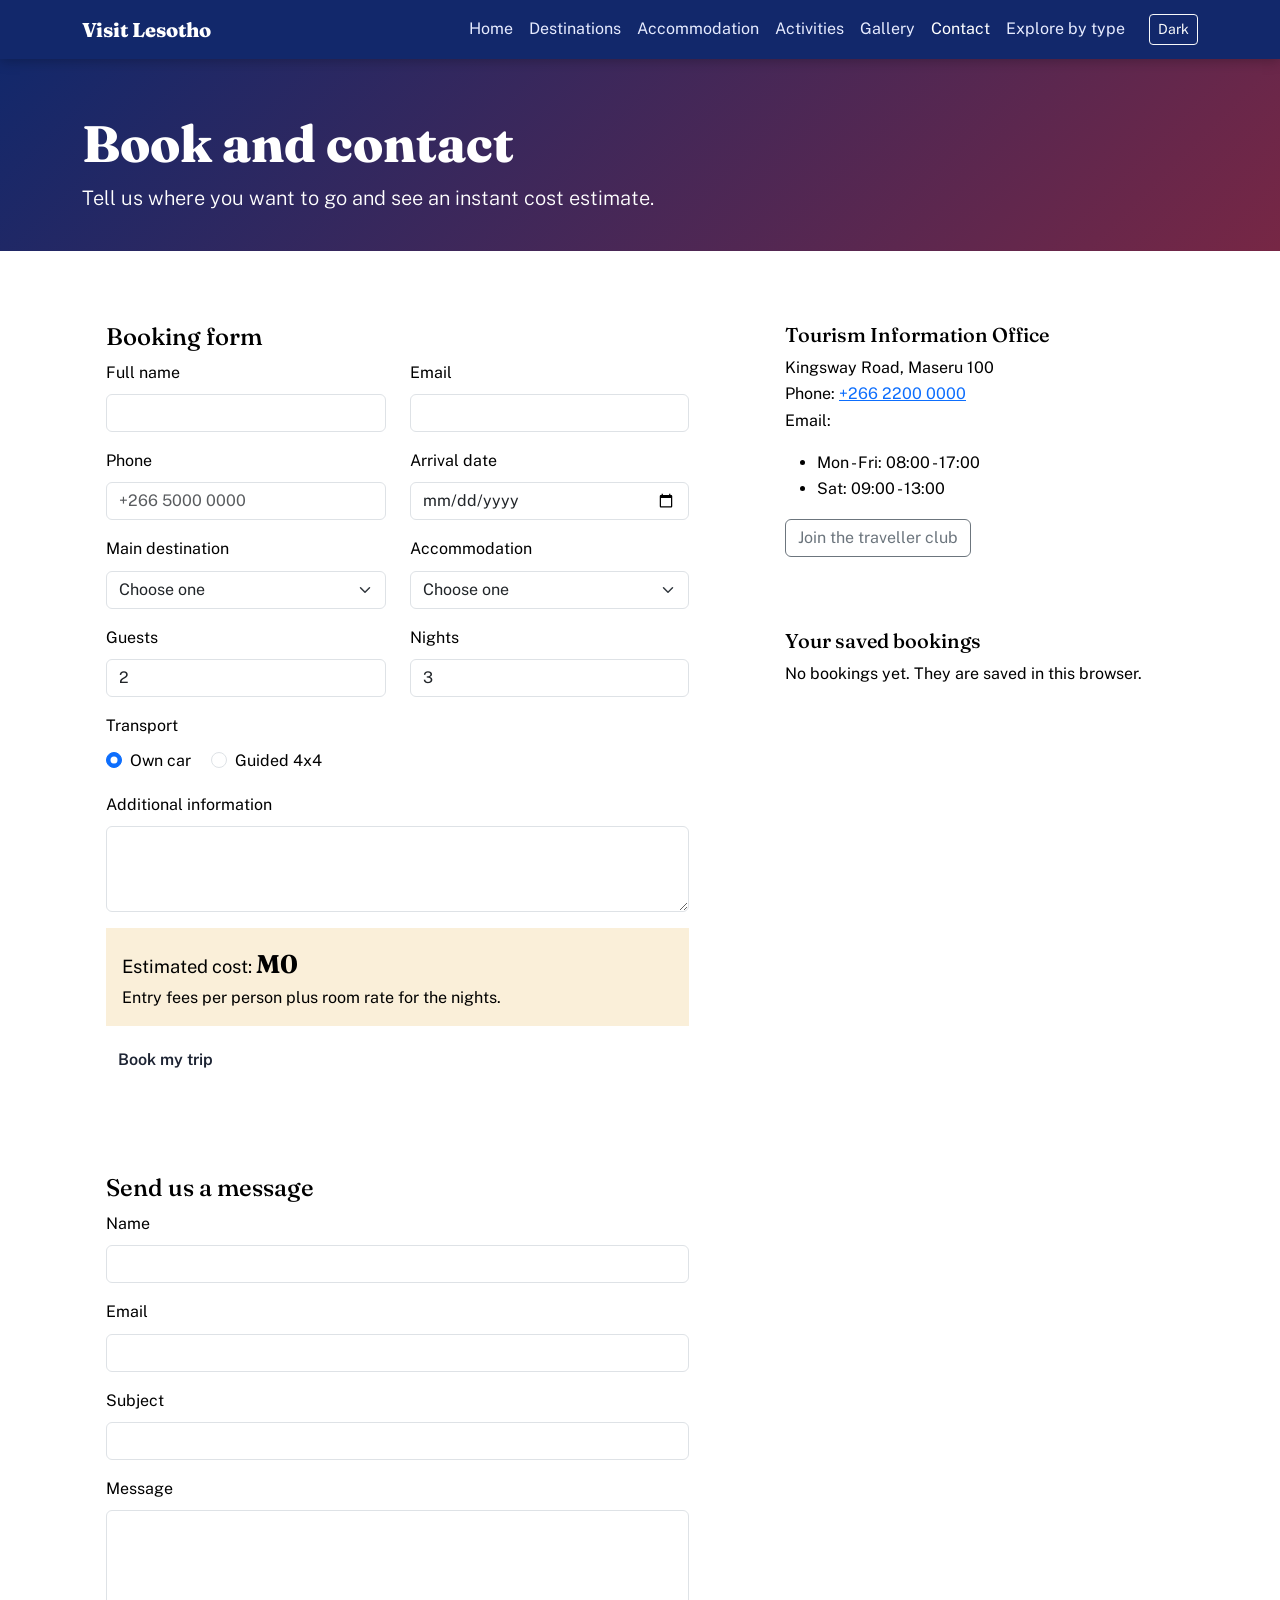
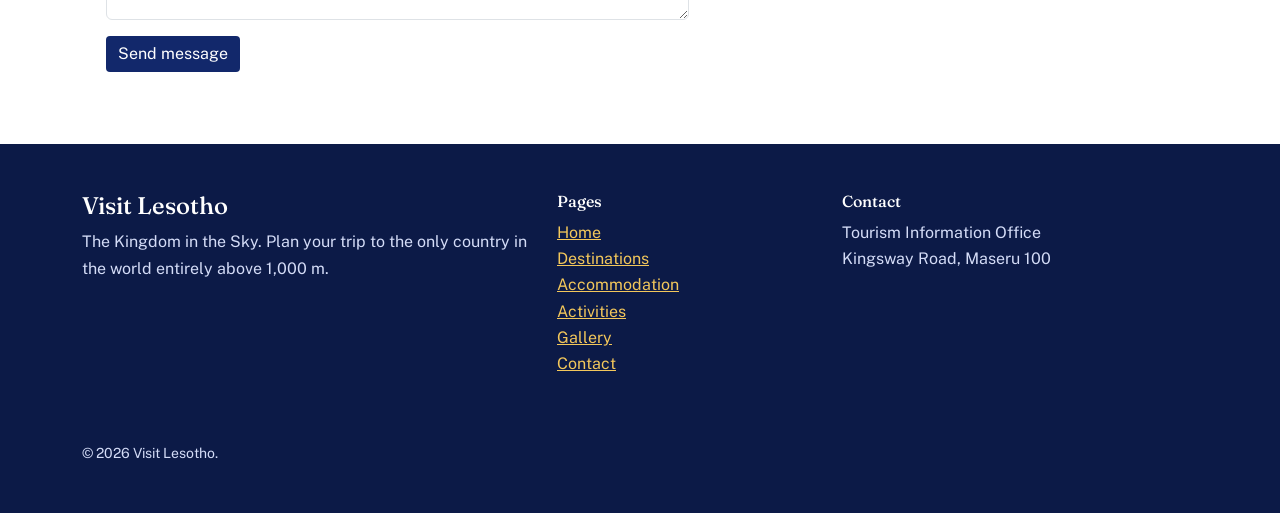
<file: contact.html>
<!doctype html>
<html lang="en">
  <head>
    <meta charset="utf-8" />
    <meta name="viewport" content="width=device-width, initial-scale=1" />
    <title>Contact and Booking | Visit Lesotho</title>
    <meta
      name="description"
      content="Book your Lesotho trip, send a question or join the traveller club."
    />
    <script src="js/theme.js"></script>
    <link
      href="https://cdn.jsdelivr.net/npm/bootstrap@5.3.3/dist/css/bootstrap.min.css"
      rel="stylesheet"
    />
    <link
      href="https://fonts.googleapis.com/css2?family=Fraunces:opsz,wght@9..144,800&family=Public+Sans:wght@400;600&display=swap"
      rel="stylesheet"
    />
    <link href="css/contact.css" rel="stylesheet" />
  </head>
  <body>
    <a class="skip-link" href="#main">Skip to content</a>
    <header class="site-header">
      <nav class="navbar navbar-expand-lg navbar-dark" aria-label="Main navigation">
        <div class="container">
          <a class="navbar-brand" href="index.html">Visit <span>Lesotho</span></a>
          <button
            class="navbar-toggler"
            type="button"
            data-bs-toggle="collapse"
            data-bs-target="#menu"
            aria-controls="menu"
            aria-expanded="false"
            aria-label="Toggle navigation"
          >
            <span class="navbar-toggler-icon"></span>
          </button>
          <div class="collapse navbar-collapse" id="menu">
            <ul class="navbar-nav ms-auto align-items-lg-center">
              <li class="nav-item"><a class="nav-link" href="index.html">Home</a></li>
              <li class="nav-item">
                <a class="nav-link" href="destinations.html">Destinations</a>
              </li>
              <li class="nav-item">
                <a class="nav-link" href="accommodation.html">Accommodation</a>
              </li>
              <li class="nav-item"><a class="nav-link" href="activities.html">Activities</a></li>
              <li class="nav-item"><a class="nav-link" href="gallery.html">Gallery</a></li>
              <li class="nav-item">
                <a class="nav-link active" href="contact.html" aria-current="page">Contact</a>
              </li>
              <li class="nav-item dropdown">
                <a
                  class="nav-link dropdown-toggle"
                  href="#"
                  role="button"
                  data-bs-toggle="dropdown"
                  aria-expanded="false"
                  >Explore by type</a
                >
                <ul class="dropdown-menu dropdown-menu-end">
                  <li><a class="dropdown-item" href="destinations.html?cat=Nature">Nature</a></li>
                  <li>
                    <a class="dropdown-item" href="destinations.html?cat=Heritage">Heritage</a>
                  </li>
                  <li><a class="dropdown-item" href="destinations.html?cat=Culture">Culture</a></li>
                  <li>
                    <a class="dropdown-item" href="destinations.html?cat=Adventure">Adventure</a>
                  </li>
                </ul>
              </li>
              <li class="nav-item">
                <span id="navUser" class="badge text-bg-warning ms-lg-2 d-none"></span>
              </li>
              <li class="nav-item">
                <button
                  id="themeBtn"
                  class="btn btn-sm btn-outline-light ms-lg-3 my-2 my-lg-0"
                  type="button"
                  aria-pressed="false"
                >
                  Dark
                </button>
              </li>
            </ul>
          </div>
        </div>
      </nav>
    </header>
    <main id="main">
      <section class="page-title">
        <div class="container">
          <h1>Book and contact</h1>
          <p class="lead mb-0">Tell us where you want to go and see an instant cost estimate.</p>
        </div>
      </section>
      <section>
        <div class="container">
          <div id="planAlert"></div>
          <div class="row g-5">
            <div class="col-lg-7">
              <form data-form="booking" class="panel mb-5" novalidate>
                <h2 class="h4">Booking form</h2>
                <div class="result" role="status"></div>
                <div class="row">
                  <div class="col-md-6">
                    <div class="mb-3">
                      <label class="form-label" for="b-name">Full name</label
                      ><input
                        class="form-control"
                        id="b-name"
                        name="name"
                        type="text"
                        required
                        minlength="3"
                        autocomplete="name"
                      />
                      <div class="invalid-feedback"></div>
                    </div>
                  </div>
                  <div class="col-md-6">
                    <div class="mb-3">
                      <label class="form-label" for="b-email">Email</label
                      ><input
                        class="form-control"
                        id="b-email"
                        name="email"
                        type="email"
                        required
                        autocomplete="email"
                      />
                      <div class="invalid-feedback"></div>
                    </div>
                  </div>
                  <div class="col-md-6">
                    <div class="mb-3">
                      <label class="form-label" for="b-phone">Phone</label
                      ><input
                        class="form-control"
                        id="b-phone"
                        name="phone"
                        type="tel"
                        required
                        placeholder="+266 5000 0000"
                        autocomplete="tel"
                      />
                      <div class="invalid-feedback"></div>
                    </div>
                  </div>
                  <div class="col-md-6">
                    <div class="mb-3">
                      <label class="form-label" for="b-date">Arrival date</label
                      ><input class="form-control" id="b-date" name="date" type="date" required />
                      <div class="invalid-feedback"></div>
                    </div>
                  </div>
                  <div class="col-md-6 mb-3">
                    <label class="form-label" for="b-dest">Main destination</label
                    ><select id="b-dest" name="dest" class="form-select" required>
                      <option value="" data-cost="0">Choose one</option>
                      <option value="maletsunyane" data-cost="200">Maletsunyane Falls</option>
                      <option value="thaba-bosiu" data-cost="100">Thaba-Bosiu</option>
                      <option value="sani-pass" data-cost="600">Sani Pass</option>
                      <option value="katse-dam" data-cost="150">Katse Dam</option>
                      <option value="afriski" data-cost="500">Afriski Mountain Resort</option>
                      <option value="tsehlanyane" data-cost="100">
                        Ts'ehlanyane National Park
                      </option>
                      <option value="sehlabathebe" data-cost="150">
                        Sehlabathebe National Park
                      </option>
                      <option value="bokong" data-cost="80">Bokong Nature Reserve</option>
                      <option value="liphofung" data-cost="60">Liphofung Cave</option>
                      <option value="malealea" data-cost="50">Malealea</option>
                      <option value="morija" data-cost="80">Morija Museum and Archives</option>
                      <option value="ha-kome" data-cost="50">Ha Kome Cave Dwellings</option>
                      <option value="ha-baroana" data-cost="60">Ha Baroana Rock Art</option>
                      <option value="qiloane" data-cost="50">Qiloane Falls</option>
                      <option value="thabana-ntlenyana" data-cost="400">Thabana Ntlenyana</option>
                      <option value="maseru" data-cost="0">Maseru and the Basotho Hat</option>
                      <option value="mohale-dam" data-cost="50">Mohale Dam</option>
                    </select>
                    <div class="invalid-feedback"></div>
                  </div>
                  <div class="col-md-6 mb-3">
                    <label class="form-label" for="b-stay">Accommodation</label
                    ><select id="b-stay" name="stay" class="form-select" required>
                      <option value="" data-rate="0">Choose one</option>
                      <option data-rate="300" value="Camping">Camping (M300 per room)</option>
                      <option data-rate="600" value="Guesthouse">Guesthouse (M600)</option>
                      <option data-rate="1100" value="Lodge">Lodge (M1,100)</option>
                      <option data-rate="1800" value="Hotel">Hotel (M1,800)</option>
                    </select>
                    <div class="invalid-feedback"></div>
                  </div>
                  <div class="col-md-6">
                    <div class="mb-3">
                      <label class="form-label" for="b-guests">Guests</label
                      ><input
                        class="form-control"
                        id="b-guests"
                        name="guests"
                        type="number"
                        required
                        min="1"
                        max="20"
                        value="2"
                      />
                      <div class="invalid-feedback"></div>
                    </div>
                  </div>
                  <div class="col-md-6">
                    <div class="mb-3">
                      <label class="form-label" for="b-nights">Nights</label
                      ><input
                        class="form-control"
                        id="b-nights"
                        name="nights"
                        type="number"
                        required
                        min="1"
                        max="30"
                        value="3"
                      />
                      <div class="invalid-feedback"></div>
                    </div>
                  </div>
                </div>
                <fieldset class="mb-3">
                  <legend class="fs-6">Transport</legend>
                  <div class="form-check form-check-inline">
                    <input
                      class="form-check-input"
                      type="radio"
                      name="transport"
                      id="t1"
                      value="Own car"
                      checked
                    /><label class="form-check-label" for="t1">Own car</label>
                  </div>
                  <div class="form-check form-check-inline">
                    <input
                      class="form-check-input"
                      type="radio"
                      name="transport"
                      id="t2"
                      value="Guided 4x4"
                    /><label class="form-check-label" for="t2">Guided 4x4</label>
                  </div>
                </fieldset>
                <div class="mb-3">
                  <label class="form-label" for="b-notes">Additional information</label
                  ><textarea id="b-notes" name="notes" class="form-control" rows="3"></textarea>
                </div>
                <div class="estimate">
                  Estimated cost: <strong id="estimate">M0</strong
                  ><span class="muted small d-block"
                    >Entry fees per person plus room rate for the nights.</span
                  >
                </div>
                <button class="btn btn-straw mt-3" type="submit">Book my trip</button>
              </form>
              <form data-form="contact" class="panel" novalidate>
                <h2 class="h4">Send us a message</h2>
                <div class="result" role="status"></div>
                <div class="mb-3">
                  <label class="form-label" for="c-name">Name</label
                  ><input
                    class="form-control"
                    id="c-name"
                    name="name"
                    type="text"
                    required
                    minlength="3"
                  />
                  <div class="invalid-feedback"></div>
                </div>
                <div class="mb-3">
                  <label class="form-label" for="c-email">Email</label
                  ><input class="form-control" id="c-email" name="email" type="email" required />
                  <div class="invalid-feedback"></div>
                </div>
                <div class="mb-3">
                  <label class="form-label" for="c-subject">Subject</label
                  ><input
                    class="form-control"
                    id="c-subject"
                    name="subject"
                    type="text"
                    required
                    minlength="4"
                  />
                  <div class="invalid-feedback"></div>
                </div>
                <div class="mb-3">
                  <label class="form-label" for="c-message">Message</label
                  ><textarea
                    id="c-message"
                    name="message"
                    class="form-control"
                    rows="4"
                    required
                    minlength="15"
                  ></textarea>
                  <div class="invalid-feedback"></div>
                </div>
                <button class="btn btn-brand" type="submit">Send message</button>
              </form>
            </div>
            <aside class="col-lg-5" aria-label="Contact details">
              <div class="panel mb-4">
                <h2 class="h5">Tourism Information Office</h2>
                <address>
                  Kingsway Road, Maseru 100<br />Phone: <a href="tel:+26622000000">+266 2200 0000</a
                  ><br />Email:
                </address>
                <ul>
                  <li>Mon - Fri: 08:00 - 17:00</li>
                  <li>Sat: 09:00 - 13:00</li>
                </ul>
                <button
                  class="btn btn-outline-secondary"
                  data-bs-toggle="modal"
                  data-bs-target="#joinModal"
                  type="button"
                >
                  Join the traveller club
                </button>
              </div>
              <div class="panel">
                <h2 class="h5">Your saved bookings</h2>
                <div class="table-responsive">
                  <table class="table table-sm" id="bkTable">
                    <thead>
                      <tr>
                        <th scope="col">Name</th>
                        <th scope="col">Trip</th>
                        <th scope="col">Cost</th>
                        <th scope="col"><span class="visually-hidden">Remove</span></th>
                      </tr>
                    </thead>
                    <tbody></tbody>
                  </table>
                </div>
                <p id="bkEmpty" class="muted">No bookings yet. They are saved in this browser.</p>
                <button id="bkClear" class="btn btn-sm btn-outline-danger" type="button">
                  Clear all
                </button>
              </div>
            </aside>
          </div>
        </div>
      </section>
      <div
        class="modal fade"
        id="joinModal"
        tabindex="-1"
        aria-labelledby="joinT"
        aria-hidden="true"
      >
        <div class="modal-dialog">
          <form data-form="join" class="modal-content" novalidate>
            <div class="modal-header">
              <h2 class="modal-title h5" id="joinT">Join the traveller club</h2>
              <button
                type="button"
                class="btn-close"
                data-bs-dismiss="modal"
                aria-label="Close"
              ></button>
            </div>
            <div class="modal-body">
              <div class="result" role="status"></div>
              <div class="mb-3">
                <label class="form-label" for="j-name">Full name</label
                ><input
                  class="form-control"
                  id="j-name"
                  name="name"
                  type="text"
                  required
                  minlength="3"
                />
                <div class="invalid-feedback"></div>
              </div>
              <div class="mb-3">
                <label class="form-label" for="j-email">Email</label
                ><input class="form-control" id="j-email" name="email" type="email" required />
                <div class="invalid-feedback"></div>
              </div>
              <div class="mb-3">
                <label class="form-label" for="j-phone">Phone</label
                ><input class="form-control" id="j-phone" name="phone" type="tel" required />
                <div class="invalid-feedback"></div>
              </div>
              <div class="mb-3">
                <label class="form-label" for="j-gender">Gender</label
                ><select id="j-gender" name="gender" class="form-select" required>
                  <option value="">Choose one</option>
                  <option>Female</option>
                  <option>Male</option>
                  <option>Prefer not to say</option>
                </select>
                <div class="invalid-feedback"></div>
              </div>
              <div class="mb-3">
                <label class="form-label" for="j-password">Password</label
                ><input
                  class="form-control"
                  id="j-password"
                  name="password"
                  type="password"
                  required
                  minlength="8"
                  data-strong
                />
                <div class="form-text">At least 8 characters and one number.</div>
                <div class="invalid-feedback"></div>
              </div>
              <div class="mb-3">
                <label class="form-label" for="j-confirm">Confirm password</label
                ><input
                  class="form-control"
                  id="j-confirm"
                  name="confirm"
                  type="password"
                  required
                  data-match="#j-password"
                />
                <div class="invalid-feedback"></div>
              </div>
              <div class="form-check mb-2">
                <input
                  class="form-check-input"
                  type="checkbox"
                  id="j-terms"
                  name="terms"
                  required
                /><label class="form-check-label" for="j-terms"
                  >I agree to receive travel updates</label
                >
                <div class="invalid-feedback"></div>
              </div>
            </div>
            <div class="modal-footer">
              <button class="btn btn-straw" type="submit">Create account</button>
            </div>
          </form>
        </div>
      </div>
    </main>
    <footer class="site-footer">
      <div class="container py-5">
        <div class="row g-4">
          <div class="col-md-5">
            <h2 class="h4 text-white">Visit Lesotho</h2>
            <p>
              The Kingdom in the Sky. Plan your trip to the only country in the world entirely above
              1,000 m.
            </p>
          </div>
          <div class="col-6 col-md-3">
            <h3 class="h6 text-white">Pages</h3>
            <ul class="list-unstyled">
              <li><a href="index.html">Home</a></li>
              <li><a href="destinations.html">Destinations</a></li>
              <li><a href="accommodation.html">Accommodation</a></li>
              <li><a href="activities.html">Activities</a></li>
              <li><a href="gallery.html">Gallery</a></li>
              <li><a href="contact.html">Contact</a></li>
            </ul>
          </div>
          <div class="col-6 col-md-4">
            <h3 class="h6 text-white">Contact</h3>
            <address class="mb-0">
              Tourism Information Office<br />Kingsway Road, Maseru 100<br /><a>
            </address>
          </div>
        </div>
      <div>
        <p class="small mt-4 mb-0">
          &copy; <span id="year"></span> Visit Lesotho.</p>
      </div>
    </footer>
    <button id="toTop" class="btn btn-straw" type="button" aria-label="Back to top" hidden>
      Top
    </button>
    <script src="https://cdn.jsdelivr.net/npm/bootstrap@5.3.3/dist/js/bootstrap.bundle.min.js"></script>
    <script src="js/main.js"></script>
    <script src="js/contact.js"></script>
  </body>
</html>
</file>
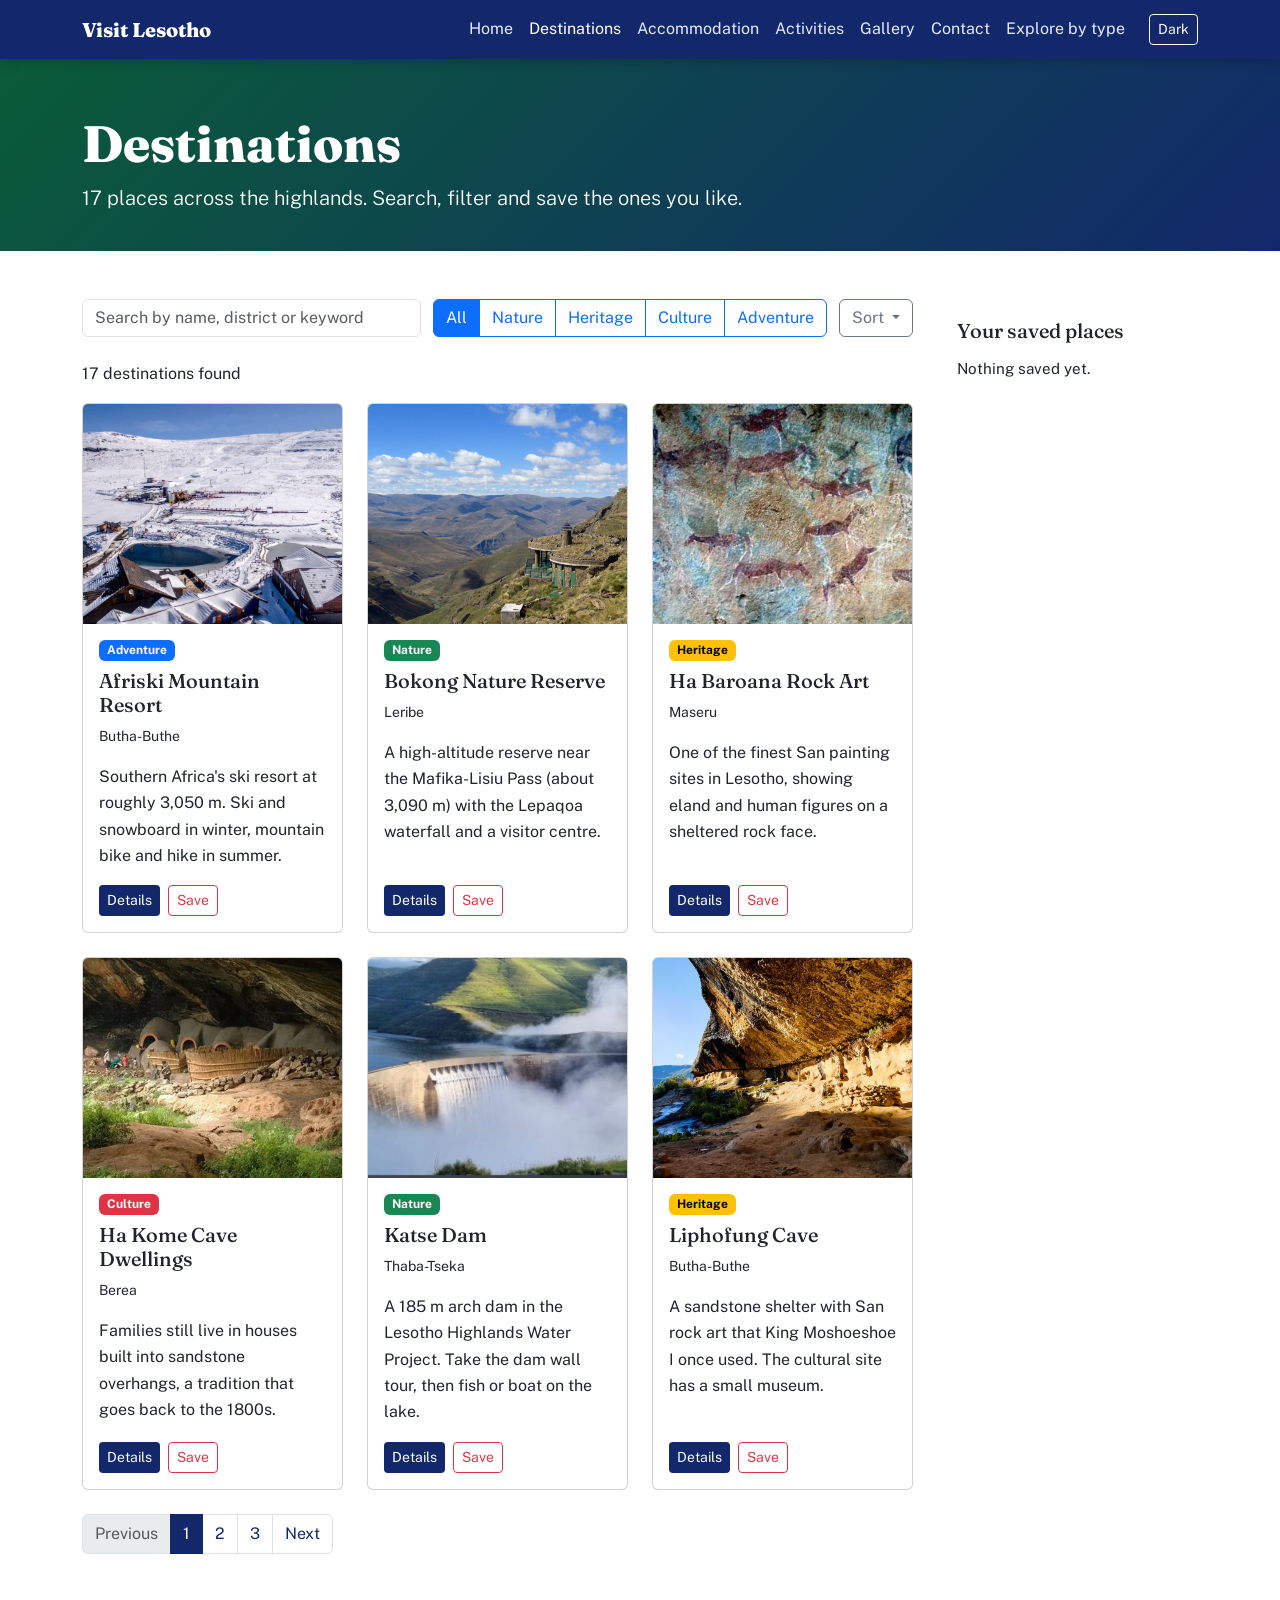
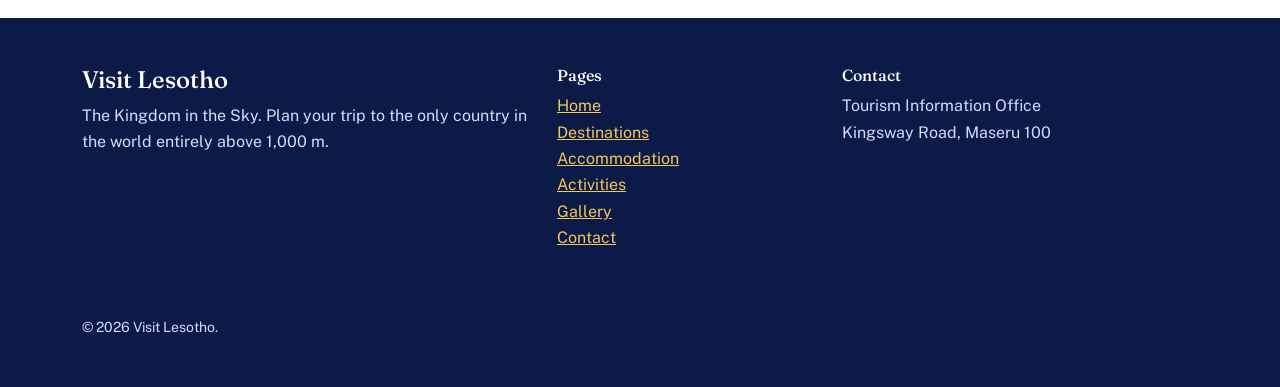
<file: destinations.html>
<!doctype html>
<html lang="en">
  <head>
    <meta charset="utf-8" />
    <meta name="viewport" content="width=device-width, initial-scale=1" />
    <title>Destinations | Visit Lesotho</title>
    <meta
      name="description"
      content="Search and filter every major tourist destination in Lesotho."
    />
    <script src="js/theme.js"></script>
    <link
      href="https://cdn.jsdelivr.net/npm/bootstrap@5.3.3/dist/css/bootstrap.min.css"
      rel="stylesheet"
    />
    <link
      href="https://fonts.googleapis.com/css2?family=Fraunces:opsz,wght@9..144,800&family=Public+Sans:wght@400;600&display=swap"
      rel="stylesheet"
    />
    <link href="css/destinations.css" rel="stylesheet" />
  </head>
  <body>
    <a class="skip-link" href="#main">Skip to content</a>
    <header class="site-header">
      <nav class="navbar navbar-expand-lg navbar-dark" aria-label="Main navigation">
        <div class="container">
          <a class="navbar-brand" href="index.html">Visit <span>Lesotho</span></a>
          <button
            class="navbar-toggler"
            type="button"
            data-bs-toggle="collapse"
            data-bs-target="#menu"
            aria-controls="menu"
            aria-expanded="false"
            aria-label="Toggle navigation"
          >
            <span class="navbar-toggler-icon"></span>
          </button>
          <div class="collapse navbar-collapse" id="menu">
            <ul class="navbar-nav ms-auto align-items-lg-center">
              <li class="nav-item"><a class="nav-link" href="index.html">Home</a></li>
              <li class="nav-item">
                <a class="nav-link active" href="destinations.html" aria-current="page"
                  >Destinations</a
                >
              </li>
              <li class="nav-item">
                <a class="nav-link" href="accommodation.html">Accommodation</a>
              </li>
              <li class="nav-item"><a class="nav-link" href="activities.html">Activities</a></li>
              <li class="nav-item"><a class="nav-link" href="gallery.html">Gallery</a></li>
              <li class="nav-item"><a class="nav-link" href="contact.html">Contact</a></li>
              <li class="nav-item dropdown">
                <a
                  class="nav-link dropdown-toggle"
                  href="#"
                  role="button"
                  data-bs-toggle="dropdown"
                  aria-expanded="false"
                  >Explore by type</a
                >
                <ul class="dropdown-menu dropdown-menu-end">
                  <li><a class="dropdown-item" href="destinations.html?cat=Nature">Nature</a></li>
                  <li>
                    <a class="dropdown-item" href="destinations.html?cat=Heritage">Heritage</a>
                  </li>
                  <li><a class="dropdown-item" href="destinations.html?cat=Culture">Culture</a></li>
                  <li>
                    <a class="dropdown-item" href="destinations.html?cat=Adventure">Adventure</a>
                  </li>
                </ul>
              </li>
              <li class="nav-item">
                <span id="navUser" class="badge text-bg-warning ms-lg-2 d-none"></span>
              </li>
              <li class="nav-item">
                <button
                  id="themeBtn"
                  class="btn btn-sm btn-outline-light ms-lg-3 my-2 my-lg-0"
                  type="button"
                  aria-pressed="false"
                >
                  Dark
                </button>
              </li>
            </ul>
          </div>
        </div>
      </nav>
    </header>
    <main id="main">
      <section class="page-title">
        <div class="container">
          <h1>Destinations</h1>
          <p class="lead mb-0">
            17 places across the highlands. Search, filter and save the ones you like.
          </p>
        </div>
      </section>
      <section>
        <div class="container">
          <div class="row g-4">
            <div class="col-lg-9">
              <div class="toolbar mb-4">
                <label class="visually-hidden" for="q">Search destinations</label
                ><input
                  id="q"
                  type="search"
                  class="form-control"
                  placeholder="Search by name, district or keyword"
                />
                <div class="btn-group flex-wrap" id="cats" role="group" aria-label="Filter by type">
                  <button type="button" class="btn btn-outline-primary active" data-cat="All">
                    All</button
                  ><button type="button" class="btn btn-outline-primary" data-cat="Nature">
                    Nature</button
                  ><button type="button" class="btn btn-outline-primary" data-cat="Heritage">
                    Heritage</button
                  ><button type="button" class="btn btn-outline-primary" data-cat="Culture">
                    Culture</button
                  ><button type="button" class="btn btn-outline-primary" data-cat="Adventure">
                    Adventure
                  </button>
                </div>
                <div class="dropdown">
                  <button
                    class="btn btn-outline-secondary dropdown-toggle"
                    data-bs-toggle="dropdown"
                    aria-expanded="false"
                    type="button"
                  >
                    Sort
                  </button>
                  <ul class="dropdown-menu" id="sort">
                    <li>
                      <button class="dropdown-item" data-sort="az" type="button">Name A - Z</button>
                    </li>
                    <li>
                      <button class="dropdown-item" data-sort="za" type="button">Name Z - A</button>
                    </li>
                    <li>
                      <button class="dropdown-item" data-sort="cat" type="button">By type</button>
                    </li>
                  </ul>
                </div>
              </div>
              <p id="count" class="muted" aria-live="polite"></p>
              <div id="grid" class="row g-4">
            <div class="col-md-6 col-xl-4 dest-col" data-id="afriski" data-cat="Adventure" data-best="Jun - Aug for snow">
              <article class="card dest-card h-100">
                <div class="dest-img">
                  <img src="images/afriski.jpg" alt="Afriski Mountain Resort" loading="lazy" />
                </div>
                <div class="card-body">
                  <span class="badge text-bg-primary align-self-start mb-2">Adventure</span>
                  <h2 class="h5">Afriski Mountain Resort</h2>
                  <p class="small muted">Butha-Buthe</p>
                  <p>Southern Africa's ski resort at roughly 3,050 m. Ski and snowboard in winter, mountain bike and hike in summer.</p>
                  <div class="actions">
                    <button class="btn btn-brand btn-sm" data-open="afriski" type="button">Details</button>
                    <button class="btn btn-outline-danger btn-sm" data-fav="afriski" type="button" aria-pressed="false">Save</button>
                  </div>
                </div>
              </article>
            </div>

            <div class="col-md-6 col-xl-4 dest-col" data-id="bokong" data-cat="Nature" data-best="Oct - Apr">
              <article class="card dest-card h-100">
                <div class="dest-img">
                  <img src="images/bokong nature reserve.jpg" alt="Bokong Nature Reserve" loading="lazy" />
                </div>
                <div class="card-body">
                  <span class="badge text-bg-success align-self-start mb-2">Nature</span>
                  <h2 class="h5">Bokong Nature Reserve</h2>
                  <p class="small muted">Leribe</p>
                  <p>A high-altitude reserve near the Mafika-Lisiu Pass (about 3,090 m) with the Lepaqoa waterfall and a visitor centre.</p>
                  <div class="actions">
                    <button class="btn btn-brand btn-sm" data-open="bokong" type="button">Details</button>
                    <button class="btn btn-outline-danger btn-sm" data-fav="bokong" type="button" aria-pressed="false">Save</button>
                  </div>
                </div>
              </article>
            </div>

            <div class="col-md-6 col-xl-4 dest-col" data-id="ha-baroana" data-cat="Heritage" data-best="Apr - Oct">
              <article class="card dest-card h-100">
                <div class="dest-img">
                  <img src="images/baroana rock art.jpg" alt="Ha Baroana Rock Art" loading="lazy" />
                </div>
                <div class="card-body">
                  <span class="badge text-bg-warning align-self-start mb-2">Heritage</span>
                  <h2 class="h5">Ha Baroana Rock Art</h2>
                  <p class="small muted">Maseru</p>
                  <p>One of the finest San painting sites in Lesotho, showing eland and human figures on a sheltered rock face.</p>
                  <div class="actions">
                    <button class="btn btn-brand btn-sm" data-open="ha-baroana" type="button">Details</button>
                    <button class="btn btn-outline-danger btn-sm" data-fav="ha-baroana" type="button" aria-pressed="false">Save</button>
                  </div>
                </div>
              </article>
            </div>

            <div class="col-md-6 col-xl-4 dest-col" data-id="ha-kome" data-cat="Culture" data-best="Year round">
              <article class="card dest-card h-100">
                <div class="dest-img">
                  <img src="images/kome caves.webp" alt="Ha Kome Cave Dwellings" loading="lazy" />
                </div>
                <div class="card-body">
                  <span class="badge text-bg-danger align-self-start mb-2">Culture</span>
                  <h2 class="h5">Ha Kome Cave Dwellings</h2>
                  <p class="small muted">Berea</p>
                  <p>Families still live in houses built into sandstone overhangs, a tradition that goes back to the 1800s.</p>
                  <div class="actions">
                    <button class="btn btn-brand btn-sm" data-open="ha-kome" type="button">Details</button>
                    <button class="btn btn-outline-danger btn-sm" data-fav="ha-kome" type="button" aria-pressed="false">Save</button>
                  </div>
                </div>
              </article>
            </div>
            <div class="col-md-6 col-xl-4 dest-col" data-id="katse-dam" data-cat="Nature" data-best="Sep - May">
              <article class="card dest-card h-100">
                <div class="dest-img">
                  <img src="images/katse dam.jpg" alt="Katse Dam" loading="lazy" />
                </div>
                <div class="card-body">
                  <span class="badge text-bg-success align-self-start mb-2">Nature</span>
                  <h2 class="h5">Katse Dam</h2>
                  <p class="small muted">Thaba-Tseka</p>
                  <p>A 185 m arch dam in the Lesotho Highlands Water Project. Take the dam wall tour, then fish or boat on the lake.</p>
                  <div class="actions">
                    <button class="btn btn-brand btn-sm" data-open="katse-dam" type="button">Details</button>
                    <button class="btn btn-outline-danger btn-sm" data-fav="katse-dam" type="button" aria-pressed="false">Save</button>
                  </div>
                </div>
              </article>
            </div>
            <div class="col-md-6 col-xl-4 dest-col" data-id="liphofung" data-cat="Heritage" data-best="Year round">
              <article class="card dest-card h-100">
                <div class="dest-img">
                  <img src="images/liphofung caves.jpg" alt="Liphofung Cave" loading="lazy" />
                </div>
                <div class="card-body">
                  <span class="badge text-bg-warning align-self-start mb-2">Heritage</span>
                  <h2 class="h5">Liphofung Cave</h2>
                  <p class="small muted">Butha-Buthe</p>
                  <p>A sandstone shelter with San rock art that King Moshoeshoe I once used. The cultural site has a small museum.</p>
                  <div class="actions">
                    <button class="btn btn-brand btn-sm" data-open="liphofung" type="button">Details</button>
                    <button class="btn btn-outline-danger btn-sm" data-fav="liphofung" type="button" aria-pressed="false">Save</button>
                  </div>
                </div>
              </article>
            </div>

            <div class="col-md-6 col-xl-4 dest-col" data-id="malealea" data-cat="Culture" data-best="Sep - Apr">
              <article class="card dest-card h-100">

                <div class="dest-img">
                  <img src="images/malealea landscape.png" alt="Malealea" loading="lazy" />
                </div>
                <div class="card-body">
                  <span class="badge text-bg-danger align-self-start mb-2">Culture</span>
                  <h2 class="h5">Malealea</h2>
                  <p class="small muted">Mafeteng</p>
                  <p>A village lodge and the starting point for pony treks through the Gates of Paradise Pass. Evenings feature the village choir.</p>
                  <div class="actions">
                    <button class="btn btn-brand btn-sm" data-open="malealea" type="button">Details</button>
                    <button class="btn btn-outline-danger btn-sm" data-fav="malealea" type="button" aria-pressed="false">Save</button>
                  </div>
                </div>
              </article>
            </div>

            <div class="col-md-6 col-xl-4 dest-col" data-id="maletsunyane" data-cat="Nature" data-best="Dec - Mar, when the river is full">
              <article class="card dest-card h-100">
                <div class="dest-img">
                  <img src="images/maletsunyane falls.jpg" alt="Maletsunyane Falls" loading="lazy" />
                </div>
                <div class="card-body">
                  <span class="badge text-bg-success align-self-start mb-2">Nature</span>
                  <h2 class="h5">Maletsunyane Falls</h2>
                  <p class="small muted">Semonkong, Maseru</p>
                  <p>A 192 m single-drop waterfall in the Thaba-Putsoa range. Home of the world's longest commercial single-drop abseil.</p>
                  <div class="actions">
                    <button class="btn btn-brand btn-sm" data-open="maletsunyane" type="button">Details</button>
                    <button class="btn btn-outline-danger btn-sm" data-fav="maletsunyane" type="button" aria-pressed="false">Save</button>
                  </div>
                </div>
              </article>
            </div>

            <div class="col-md-6 col-xl-4 dest-col" data-id="maseru" data-cat="Culture" data-best="Year round">
              <article class="card dest-card h-100">
                <div class="dest-img">
                  <img src="images/maseru city.webp" alt="Maseru and the Basotho Hat" loading="lazy" />
                </div>
                <div class="card-body">
                  <span class="badge text-bg-danger align-self-start mb-2">Culture</span>
                  <h2 class="h5">Maseru and the Basotho Hat</h2>
                  <p class="small muted">Maseru</p>
                  <p>The capital city: craft markets, the Basotho Hat building, restaurants and the gateway to every route in the country.</p>
                  <div class="actions">
                    <button class="btn btn-brand btn-sm" data-open="maseru" type="button">Details</button>
                    <button class="btn btn-outline-danger btn-sm" data-fav="maseru" type="button" aria-pressed="false">Save</button>
                  </div>
                </div>
              </article>
            </div>

            <div class="col-md-6 col-xl-4 dest-col" data-id="mohale-dam" data-cat="Nature" data-best="Sep - May">
              <article class="card dest-card h-100">
                <div class="dest-img">
                  <img src="images/Mohale-Dam.webp" alt="Mohale Dam" loading="lazy" />
                </div>
                <div class="card-body">
                  <span class="badge text-bg-success align-self-start mb-2">Nature</span>
                  <h2 class="h5">Mohale Dam</h2>
                  <p class="small muted">Central Highlands</p>
                  <p>A rockfill dam in a wide highland valley. Quiet viewpoints, fishing and sweeping mountain scenery.</p>
                  <div class="actions">
                    <button class="btn btn-brand btn-sm" data-open="mohale-dam" type="button">Details</button>
                    <button class="btn btn-outline-danger btn-sm" data-fav="mohale-dam" type="button" aria-pressed="false">Save</button>
                  </div>
                </div>
              </article>
            </div>

            <div class="col-md-6 col-xl-4 dest-col" data-id="morija" data-cat="Culture" data-best="Late Sep - Oct for the festival">
              <article class="card dest-card h-100">
                <div class="dest-img">
                  <img src="images/morija moseum and archives.jpg" alt="Morija Museum and Archives" loading="lazy" />
                </div>
                <div class="card-body">
                  <span class="badge text-bg-danger align-self-start mb-2">Culture</span>
                  <h2 class="h5">Morija Museum and Archives</h2>
                  <p class="small muted">Maseru</p>
                  <p>The oldest mission station in Lesotho (1833), with a museum, dinosaur footprints and the annual Morija Arts and Cultural Festival.</p>
                  <div class="actions">
                    <button class="btn btn-brand btn-sm" data-open="morija" type="button">Details</button>
                    <button class="btn btn-outline-danger btn-sm" data-fav="morija" type="button" aria-pressed="false">Save</button>
                  </div>
                </div>
              </article>
            </div>

            <div class="col-md-6 col-xl-4 dest-col" data-id="qiloane" data-cat="Nature" data-best="Nov - Mar">
              <article class="card dest-card h-100">
                <div class="dest-img">
                  <img src="images/qiloane falls.jpg" alt="Qiloane Falls" loading="lazy" />
                </div>
                <div class="card-body">
                  <span class="badge text-bg-success align-self-start mb-2">Nature</span>
                  <h2 class="h5">Qiloane Falls</h2>
                  <p class="small muted">Thaba-Bosiu area, Maseru</p>
                  <p>A waterfall beside Qiloane hill, whose shape inspired the Basotho hat (mokorotlo). A short drive from Thaba-Bosiu.</p>
                  <div class="actions">
                    <button class="btn btn-brand btn-sm" data-open="qiloane" type="button">Details</button>
                    <button class="btn btn-outline-danger btn-sm" data-fav="qiloane" type="button" aria-pressed="false">Save</button>
                  </div>
                </div>
              </article>
            </div>

            <div class="col-md-6 col-xl-4 dest-col" data-id="sani-pass" data-cat="Adventure" data-best="Year round; snow possible Jun - Aug">
              <article class="card dest-card h-100">

                <div class="dest-img">
                  <img src="images/sani pass.jpg" alt="Sani Pass" loading="lazy" />
                </div>
                <div class="card-body">
                  <span class="badge text-bg-primary align-self-start mb-2">Adventure</span>
                  <h2 class="h5">Sani Pass</h2>
                  <p class="small muted">Mokhotlong</p>
                  <p>The highest road pass in southern Africa, a steep 4x4 route to the border with South Africa at about 2,876 m.</p>
                  <div class="actions">
                    <button class="btn btn-brand btn-sm" data-open="sani-pass" type="button">Details</button>
                    <button class="btn btn-outline-danger btn-sm" data-fav="sani-pass" type="button" aria-pressed="false">Save</button>
                  </div>
                </div>
              </article>
            </div>

            <div class="col-md-6 col-xl-4 dest-col" data-id="sehlabathebe" data-cat="Nature" data-best="Sep - May">
              <article class="card dest-card h-100">
                <div class="dest-img">
                  <img src="images/sehlabathebe.jpg" alt="Sehlabathebe National Park" loading="lazy" />
                </div>
                <div class="card-body">
                  <span class="badge text-bg-success align-self-start mb-2">Nature</span>
                  <h2 class="h5">Sehlabathebe National Park</h2>
                  <p class="small muted">Qacha's Nek</p>
                  <p>Remote sandstone arches and rock pools, part of the Maloti-Drakensberg World Heritage Site. Good for trout fishing and quiet hiking.</p>
                  <div class="actions">
                    <button class="btn btn-brand btn-sm" data-open="sehlabathebe" type="button">Details</button>
                    <button class="btn btn-outline-danger btn-sm" data-fav="sehlabathebe" type="button" aria-pressed="false">Save</button>
                  </div>
                </div>
              </article>
            </div>

            <div class="col-md-6 col-xl-4 dest-col" data-id="thaba-bosiu" data-cat="Heritage" data-best="Apr - Oct, cooler for the climb">
              <article class="card dest-card h-100">
              
                <div class="dest-img">
                  <img src="images/thaba-bosiu.webp" alt="Thaba-Bosiu" loading="lazy" />
                </div>
                <div class="card-body">
                  <span class="badge text-bg-warning align-self-start mb-2">Heritage</span>
                  <h2 class="h5">Thaba-Bosiu</h2>
                  <p class="small muted">Maseru</p>
                  <p>The flat-topped mountain fortress where King Moshoeshoe I founded the Basotho nation in 1824. Guided walks cover his grave and the old fortifications.</p>
                  <div class="actions">
                    <button class="btn btn-brand btn-sm" data-open="thaba-bosiu" type="button">Details</button>
                    <button class="btn btn-outline-danger btn-sm" data-fav="thaba-bosiu" type="button" aria-pressed="false">Save</button>
                  </div>
                </div>
              </article>
            </div>

            <div class="col-md-6 col-xl-4 dest-col" data-id="thabana-ntlenyana" data-cat="Adventure" data-best="Oct - Mar">
              <article class="card dest-card h-100">
                <div class="dest-img">
                  <img src="images/thabana ntlenyane.jpg" alt="Thabana Ntlenyana" loading="lazy" />
                </div>
                <div class="card-body">
                  <span class="badge text-bg-primary align-self-start mb-2">Adventure</span>
                  <h2 class="h5">Thabana Ntlenyana</h2>
                  <p class="small muted">Mokhotlong</p>
                  <p>At 3,482 m, the highest peak in southern Africa. A challenging multi-day hike or pony trek from Sani Top.</p>
                  <div class="actions">
                    <button class="btn btn-brand btn-sm" data-open="thabana-ntlenyana" type="button">Details</button>
                    <button class="btn btn-outline-danger btn-sm" data-fav="thabana-ntlenyana" type="button" aria-pressed="false">Save</button>
                  </div>
                </div>
              </article>
            </div>

            <div class="col-md-6 col-xl-4 dest-col" data-id="tsehlanyane" data-cat="Nature" data-best="Oct - Apr">
              <article class="card dest-card h-100">
                <div class="dest-img">
                  <img src="images/tsehlanyane.jpg" alt="Ts'ehlanyane National Park" loading="lazy" />
                </div>
                <div class="card-body">
                  <span class="badge text-bg-success align-self-start mb-2">Nature</span>
                  <h2 class="h5">Ts'ehlanyane National Park</h2>
                  <p class="small muted">Butha-Buthe</p>
                  <p>Indigenous forest, alpine meadows and bearded vultures. Hike, ride horses or camp beside clear mountain streams.</p>
                  <div class="actions">
                    <button class="btn btn-brand btn-sm" data-open="tsehlanyane" type="button">Details</button>
                    <button class="btn btn-outline-danger btn-sm" data-fav="tsehlanyane" type="button" aria-pressed="false">Save</button>
                  </div>
                </div>
              </article>
            </div>
            </div>
              <div id="noResults" class="alert alert-warning" hidden>
                No destinations match. Clear the search or choose All.
              </div>
              <nav id="pager" class="mt-4" aria-label="Destination pages"></nav>
            </div>
            <aside class="col-lg-3" aria-label="Saved destinations">
              <div class="saved">
                <h2 class="h5">Your saved places</h2>
                <ul id="favList" class="list-unstyled mb-0"></ul>
              </div>
            </aside>
          </div>
        </div>
      </section>
      <div
        class="modal fade"
        id="destModal"
        tabindex="-1"
        aria-labelledby="dmTitle"
        aria-hidden="true"
      >
        <div class="modal-dialog modal-lg modal-dialog-centered">
          <div class="modal-content">
            <div class="modal-header">
              <h2 class="modal-title h4" id="dmTitle"></h2>
              <button
                type="button"
                class="btn-close"
                data-bs-dismiss="modal"
                aria-label="Close"
              ></button>
            </div>
            <div class="modal-body">
              <div class="modal-img">
                <img id="dmImg" class="img-fluid rounded mb-3" alt="" />
              </div>
              <p id="dmDesc"></p>
              <p class="mb-0">
                <strong>Where:</strong> <span id="dmWhere"></span><br /><strong>Best time:</strong>
                <span id="dmBest"></span>
              </p>
            </div>
            <div class="modal-footer">
              <button id="dmFav" class="btn btn-outline-danger" type="button"></button
              ><a class="btn btn-straw" href="contact.html">Plan a visit</a>
            </div>
          </div>
        </div>
      </div>
    </main>
    <footer class="site-footer">

      <div class="container py-5">
        <div class="row g-4">
          <div class="col-md-5">
            <h2 class="h4 text-white">Visit Lesotho</h2>
            <p>
              The Kingdom in the Sky. Plan your trip to the only country in the world entirely above
              1,000 m.
            </p>
          </div>
          <div class="col-6 col-md-3">
            <h3 class="h6 text-white">Pages</h3>
            <ul class="list-unstyled">
              <li><a href="index.html">Home</a></li>
              <li><a href="destinations.html">Destinations</a></li>
              <li><a href="accommodation.html">Accommodation</a></li>
              <li><a href="activities.html">Activities</a></li>
              <li><a href="gallery.html">Gallery</a></li>
              <li><a href="contact.html">Contact</a></li>
            </ul>
          </div>
          <div class="col-6 col-md-4">
            <h3 class="h6 text-white">Contact</h3>
            <address class="mb-0">
              Tourism Information Office<br />Kingsway Road, Maseru 100<br /><a>

            </address>
          </div>
        </div>
        <p class="small mt-4 mb-0">
          &copy; <span id="year"></span> Visit Lesotho.</p>
      </div>
    </footer>
    <button id="toTop" class="btn btn-straw" type="button" aria-label="Back to top" hidden>
      Top
    </button>
    <script src="https://cdn.jsdelivr.net/npm/bootstrap@5.3.3/dist/js/bootstrap.bundle.min.js"></script>
    <script src="js/main.js"></script>
    <script src="js/destinations.js"></script>
  </body>
</html>
</file>
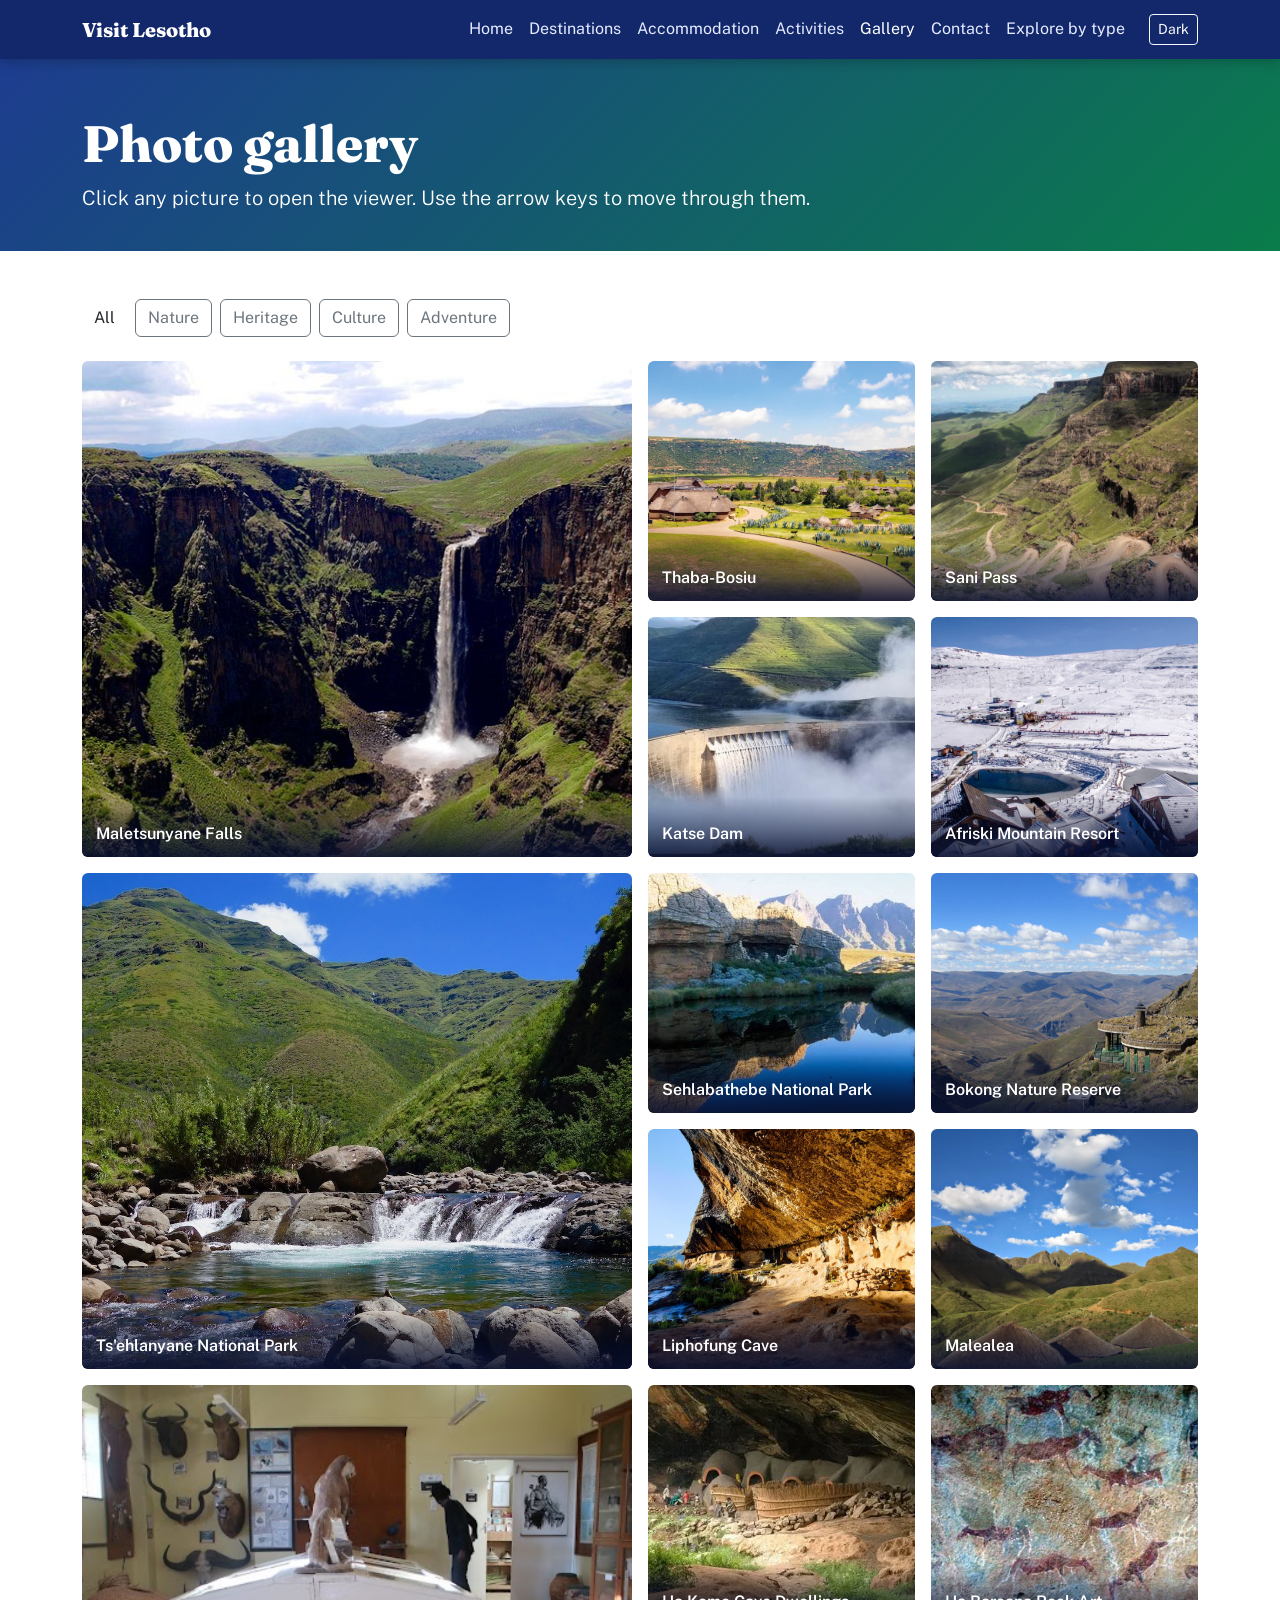
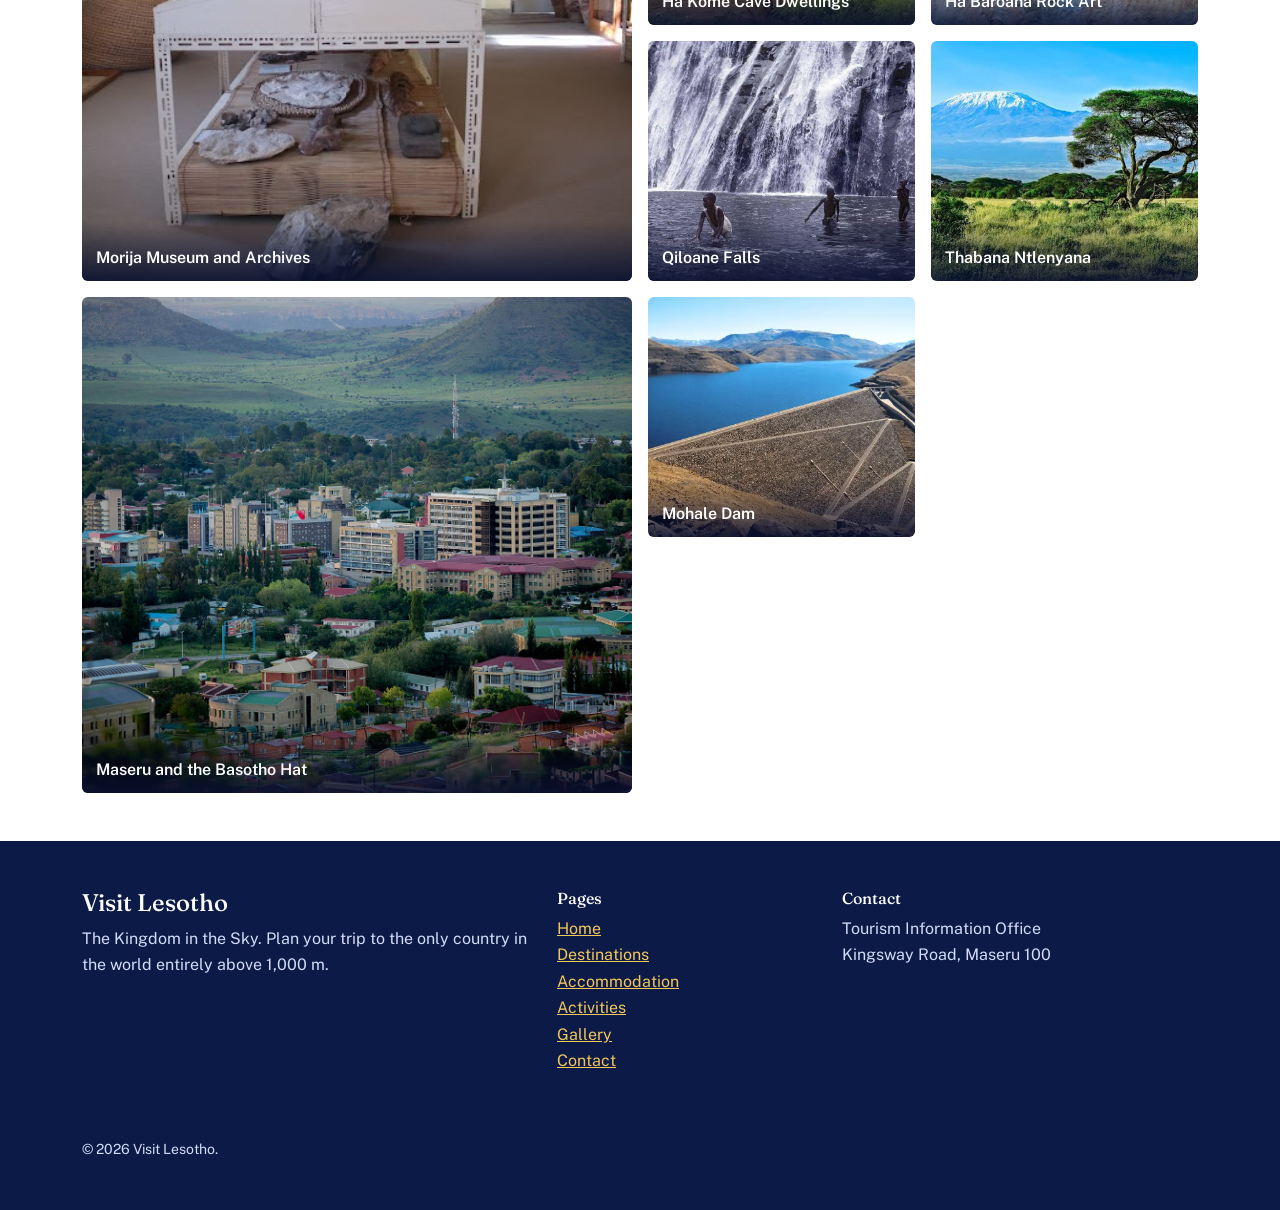
<file: gallery.html>
<!doctype html>
<html lang="en">
  <head>
    <meta charset="utf-8" />
    <meta name="viewport" content="width=device-width, initial-scale=1" />
    <title>Gallery | Visit Lesotho</title>
    <meta
      name="description"
      content="Photo gallery of the best-known places in Lesotho with a lightbox viewer."
    />
    <script src="js/theme.js"></script>
    <link
      href="https://cdn.jsdelivr.net/npm/bootstrap@5.3.3/dist/css/bootstrap.min.css"
      rel="stylesheet"
    />
    <link
      href="https://fonts.googleapis.com/css2?family=Fraunces:opsz,wght@9..144,800&family=Public+Sans:wght@400;600&display=swap"
      rel="stylesheet"
    />
    <link href="css/gallery.css" rel="stylesheet" />
  </head>
  <body>
    <a class="skip-link" href="#main">Skip to content</a>
    <!-- Header and navigation -->
    <header class="site-header">
      <nav class="navbar navbar-expand-lg navbar-dark" aria-label="Main navigation">
        <div class="container">
          <a class="navbar-brand" href="index.html">Visit <span>Lesotho</span></a>
          <button
            class="navbar-toggler"
            type="button"
            data-bs-toggle="collapse"
            data-bs-target="#menu"
            aria-controls="menu"
            aria-expanded="false"
            aria-label="Toggle navigation"
          >
            <span class="navbar-toggler-icon"></span>
          </button>
          <div class="collapse navbar-collapse" id="menu">
            <ul class="navbar-nav ms-auto align-items-lg-center">
              <li class="nav-item"><a class="nav-link" href="index.html">Home</a></li>
              <li class="nav-item">
                <a class="nav-link" href="destinations.html">Destinations</a>
              </li>
              <li class="nav-item">
                <a class="nav-link" href="accommodation.html">Accommodation</a>
              </li>
              <li class="nav-item"><a class="nav-link" href="activities.html">Activities</a></li>
              <li class="nav-item">
                <a class="nav-link active" href="gallery.html" aria-current="page">Gallery</a>
              </li>
              <li class="nav-item"><a class="nav-link" href="contact.html">Contact</a></li>
              <li class="nav-item dropdown">
                <a
                  class="nav-link dropdown-toggle"
                  href="#"
                  role="button"
                  data-bs-toggle="dropdown"
                  aria-expanded="false"
                  >Explore by type</a
                >
                <ul class="dropdown-menu dropdown-menu-end">
                  <li><a class="dropdown-item" href="destinations.html?cat=Nature">Nature</a></li>
                  <li>
                    <a class="dropdown-item" href="destinations.html?cat=Heritage">Heritage</a>
                  </li>
                  <li><a class="dropdown-item" href="destinations.html?cat=Culture">Culture</a></li>
                  <li>
                    <a class="dropdown-item" href="destinations.html?cat=Adventure">Adventure</a>
                  </li>
                </ul>
              </li>
              <li class="nav-item">
                <span id="navUser" class="badge text-bg-warning ms-lg-2 d-none"></span>
              </li>
              <li class="nav-item">
                <button
                  id="themeBtn"
                  class="btn btn-sm btn-outline-light ms-lg-3 my-2 my-lg-0"
                  type="button"
                  aria-pressed="false"
                >
                  Dark
                </button>
              </li>
            </ul>
          </div>
        </div>
      </nav>
    </header>
       <main id="main">
      <section class="page-title">
        <div class="container">
          <h1>Photo gallery</h1>
          <p class="lead mb-0">
            Click any picture to open the viewer. Use the arrow keys to move through them.
          </p>
        </div>
      </section>
      <section>
        <div class="container">
          <div
            class="d-flex flex-wrap gap-2 mb-4"
            id="gFilter"
            role="group"
            aria-label="Filter photos"
          >
            <button class="btn btn-brand active" data-cat="All" type="button">All</button
            ><button class="btn btn-outline-secondary" data-cat="Nature" type="button">
              Nature</button
            ><button class="btn btn-outline-secondary" data-cat="Heritage" type="button">
              Heritage</button
            ><button class="btn btn-outline-secondary" data-cat="Culture" type="button">
              Culture</button
            ><button class="btn btn-outline-secondary" data-cat="Adventure" type="button">
              Adventure
            </button>
          </div>
          <div class="gallery">
            <figure class="g-item wide" data-cat="Nature">
              <button type="button" class="g-btn" aria-label="Open Maletsunyane Falls photo">
                <img
                  src="maletsunyane falls.jpg"
                  alt="Illustrated mountain scene of Maletsunyane Falls"
                  loading="lazy"
                />
              </button>
              <figcaption>Maletsunyane Falls</figcaption>
            </figure>
            <figure class="g-item" data-cat="Heritage">
              <button type="button" class="g-btn" aria-label="Open Thaba-Bosiu photo">
                <img
                  src="thaba-bosiu.webp"
                  alt="Illustrated mountain scene of Thaba-Bosiu"
                  loading="lazy"
                />
              </button>
              <figcaption>Thaba-Bosiu</figcaption>
            </figure>
            <figure class="g-item" data-cat="Adventure">
              <button type="button" class="g-btn" aria-label="Open Sani Pass photo">
                <img
                  src="sani pass.jpg"
                  alt="Illustrated mountain scene of Sani Pass"
                  loading="lazy"
                />
              </button>
              <figcaption>Sani Pass</figcaption>
            </figure>
            <figure class="g-item" data-cat="Nature">
              <button type="button" class="g-btn" aria-label="Open Katse Dam photo">
                <img
                  src="katse dam.jpg"
                  alt="Illustrated mountain scene of Katse Dam"
                  loading="lazy"
                />
              </button>
              <figcaption>Katse Dam</figcaption>
            </figure>
            <figure class="g-item" data-cat="Adventure">
              <button type="button" class="g-btn" aria-label="Open Afriski Mountain Resort photo">
                <img
                  src="afriski.jpg"
                  alt="Illustrated mountain scene of Afriski Mountain Resort"
                  loading="lazy"
                />
              </button>
              <figcaption>Afriski Mountain Resort</figcaption>
            </figure>
            <figure class="g-item wide" data-cat="Nature">
              <button
                type="button"
                class="g-btn"
                aria-label="Open Ts'ehlanyane National Park photo"
              >
                <img
                  src="tsehlanyane.jpg"
                  alt="Illustrated mountain scene of Ts'ehlanyane National Park"
                  loading="lazy"
                />
              </button>
              <figcaption>Ts'ehlanyane National Park</figcaption>
            </figure>
            <figure class="g-item" data-cat="Nature">
              <button
                type="button"
                class="g-btn"
                aria-label="Open Sehlabathebe National Park photo"
              >
                <img
                  src="sehlabathebe.jpg"
                  alt="Illustrated mountain scene of Sehlabathebe National Park"
                  loading="lazy"
                />
              </button>
              <figcaption>Sehlabathebe National Park</figcaption>
            </figure>
            <figure class="g-item" data-cat="Nature">
              <button type="button" class="g-btn" aria-label="Open Bokong Nature Reserve photo">
                <img
                  src="bokong nature reserve.jpg"
                  alt="Illustrated mountain scene of Bokong Nature Reserve"
                  loading="lazy"
                />
              </button>
              <figcaption>Bokong Nature Reserve</figcaption>
            </figure>
            <figure class="g-item" data-cat="Heritage">
              <button type="button" class="g-btn" aria-label="Open Liphofung Cave photo">
                <img
                  src="liphofung caves.jpg"
                  alt="Illustrated mountain scene of Liphofung Cave"
                  loading="lazy"
                />
              </button>
              <figcaption>Liphofung Cave</figcaption>
            </figure>
            <figure class="g-item" data-cat="Culture">
              <button type="button" class="g-btn" aria-label="Open Malealea photo">
                <img
                  src="malealea landscape.png"
                  alt="Illustrated mountain scene of Malealea"
                  loading="lazy"
                />
              </button>
              <figcaption>Malealea</figcaption>
            </figure>
            <figure class="g-item wide" data-cat="Culture">
              <button
                type="button"
                class="g-btn"
                aria-label="Open Morija Museum and Archives photo"
              >
                <img
                  src="morija moseum and archives.jpg"
                  alt="Illustrated mountain scene of Morija Museum and Archives"
                  loading="lazy"
                />
              </button>
              <figcaption>Morija Museum and Archives</figcaption>
            </figure>
            <figure class="g-item" data-cat="Culture">
              <button type="button" class="g-btn" aria-label="Open Ha Kome Cave Dwellings photo">
                <img
                  src="kome caves.webp"
                  alt="Illustrated mountain scene of Ha Kome Cave Dwellings"
                  loading="lazy"
                />
              </button>
              <figcaption>Ha Kome Cave Dwellings</figcaption>
            </figure>
            <figure class="g-item" data-cat="Heritage">
              <button type="button" class="g-btn" aria-label="Open Ha Baroana Rock Art photo">
                <img
                  src="baroana rock art.jpg"
                  alt="Illustrated mountain scene of Ha Baroana Rock Art"
                  loading="lazy"
                />
              </button>
              <figcaption>Ha Baroana Rock Art</figcaption>
            </figure>
            <figure class="g-item" data-cat="Nature">
              <button type="button" class="g-btn" aria-label="Open Qiloane Falls photo">
                <img
                  src="qiloane falls.jpg"
                  alt="Illustrated mountain scene of Qiloane Falls"
                  loading="lazy"
                />
              </button>
              <figcaption>Qiloane Falls</figcaption>
            </figure>
            <figure class="g-item" data-cat="Adventure">
              <button type="button" class="g-btn" aria-label="Open Thabana Ntlenyana photo">
                <img
                  src="thabana ntlenyane.jpg"
                  alt="Illustrated mountain scene of Thabana Ntlenyana"
                  loading="lazy"
                />
              </button>
              <figcaption>Thabana Ntlenyana</figcaption>
            </figure>
            <figure class="g-item wide" data-cat="Culture">
              <button
                type="button"
                class="g-btn"
                aria-label="Open Maseru and the Basotho Hat photo"
              >
                <img
                  src="maseru city.webp"
                  alt="Illustrated mountain scene of Maseru and the Basotho Hat"
                  loading="lazy"
                />
              </button>
              <figcaption>Maseru and the Basotho Hat</figcaption>
            </figure>
            <figure class="g-item" data-cat="Nature">
              <button type="button" class="g-btn" aria-label="Open Mohale Dam photo">
                <img
                  src="Mohale-Dam.webp"
                  alt="Illustrated mountain scene of Mohale Dam"
                  loading="lazy"
                />
              </button>
              <figcaption>Mohale Dam</figcaption>
            </figure>
          </div>
        </div>
      </section>
      <div
        class="modal fade"
        id="lightbox"
        tabindex="-1"
        aria-labelledby="lbTitle"
        aria-hidden="true"
      >
        <div class="modal-dialog modal-xl modal-dialog-centered">
          <div class="modal-content bg-dark text-white">
            <div class="modal-header border-0">
              <h2 class="modal-title h5 text-white" id="lbTitle"></h2>
              <button
                type="button"
                class="btn-close btn-close-white"
                data-bs-dismiss="modal"
                aria-label="Close"
              ></button>
            </div>
            <div class="modal-body text-center">
              <img id="lbImg" class="img-fluid rounded" alt="" />
            </div>
            <div class="modal-footer border-0 justify-content-between">
              <button id="lbPrev" class="btn btn-straw" type="button">Previous</button
              ><span id="lbCount" aria-live="polite"></span
              ><button id="lbNext" class="btn btn-straw" type="button">Next</button>
            </div>
          </div>
        </div>
      </div>
    </main>
   
    <footer class="site-footer">
      <div class="container py-5">
        <div class="row g-4">
          <div class="col-md-5">
            <h2 class="h4 text-white">Visit Lesotho</h2>
            <p>
              The Kingdom in the Sky. Plan your trip to the only country in the world entirely above
              1,000 m.
            </p>
          </div>
          <div class="col-6 col-md-3">
            <h3 class="h6 text-white">Pages</h3>
            <ul class="list-unstyled">
              <li><a href="index.html">Home</a></li>
              <li><a href="destinations.html">Destinations</a></li>
              <li><a href="accommodation.html">Accommodation</a></li>
              <li><a href="activities.html">Activities</a></li>
              <li><a href="gallery.html">Gallery</a></li>
              <li><a href="contact.html">Contact</a></li>
            </ul>
          </div>
          <div class="col-6 col-md-4">
            <h3 class="h6 text-white">Contact</h3>
            <address class="mb-0">
              Tourism Information Office<br />Kingsway Road, Maseru 100<br /><a>
            </address>
          </div>
        </div>
        <p class="small mt-4 mb-0">
          &copy; <span id="year"></span> Visit Lesotho.</p>
      </div>
    </footer>
    <button id="toTop" class="btn btn-straw" type="button" aria-label="Back to top" hidden>
      Top
    </button>
    <script src="https://cdn.jsdelivr.net/npm/bootstrap@5.3.3/dist/js/bootstrap.bundle.min.js"></script>
    <script src="js/main.js"></script>
    <script src="js/gallery.js"></script>
  </body>
</html>
</file>
<file: css/accommodation.css>
:root {
  brand: #12286b;
  green: #0a7c4a;
  straw: #e3a72f;
    red: #b3262e;
    ink: #1d2433;
    bg: #f4f7fb;
    card: #fff;
    muted: #566075;
    line: #dde3ee;
}
[data-bs-theme="dark"] {
    brand: #a9bcff;
    ink: #e8ecf5;
    bg: #0e1322;
  card: #182038;
  muted: #a6b0c8;
  line: #2b3556;
}
body {
  font-family: "Public Sans", system-ui, sans-serif;
  background: var(--bg);
  color: var(--ink);
  line-height: 1.65;
}
h1,
h2,
h3,
h4,
h5 {
  font-family: "Fraunces", Georgia, serif;
  font-weight: 800;
  color: var(brand);
  line-height: 1.15;
}
.muted {
  color: var(muted);
}
.skip-link {
  position: absolute;
  left: -999px;
  top: 0;
  background: var(straw);
  color: #000;
  padding: 0.5rem 1rem;
  z-index: 2000;
}
.skip-link:focus {
  left: 0;
}
:focus-visible {
  outline: 3px solid var(straw);
  outline-offset: 2px;
}
.site-header .navbar {
  background: #12286b;
  box-shadow: 0 2px 12px rgba(0, 0, 0, 0.25);
}
.navbar-brand {
  font-family: "Fraunces", serif;
  font-weight: 800;
  color: #fff !important;
}
.navbar-brand span {
  color: var(straw);
}
.navbar .nav-link {
  color: #e6ebff;
  position: relative;
  transition: color 0.2s;
}
.navbar .nav-link::after {
  content: "";
  position: absolute;
  left: 0.5rem;
  right: 0.5rem;
  bottom: 2px;
  height: 2px;
  background: var(straw);
  transform: scaleX(0);
  transition: transform 0.25s;
}
.navbar .nav-link:hover,
.navbar .nav-link.active {
  color: #fff;
}
.navbar .nav-link:hover::after,
.navbar .nav-link.active::after {
  transform: scaleX(1);
}
.blanket {
  height: 12px;
  background: repeating-linear-gradient(
    90deg,
    #12286b 0 48px,
    #e3a72f 48px 60px,
    #0a7c4a 60px 108px,
    #b3262e 108px 118px
  );
}
.btn-straw {
  background: var(straw);
  color: #1d2433;
  font-weight: 600;
  border: 0;
  border-radius: 4px;
  transition:
    transform 0.2s,
    box-shadow 0.2s,
    background 0.2s;
}
.btn-straw:hover {
  background: #f0b63f;
  color: #1d2433;
  transform: translateY(-2px);
  box-shadow: 0 6px 14px rgba(0, 0, 0, 0.2);
}
.btn-brand {
  background: #12286b;
  color: #fff;
  border: 0;
  border-radius: 4px;
  transition: background 0.2s;
}
.btn-brand:hover {
  background: #1d3c8f;
  color: #fff;
}
.card {
  background: var(card);
  color: var(--ink);
  border: 1px solid var(line);
  border-radius: 6px;
  overflow: hidden;
  transition:
    transform 0.25s,
    box-shadow 0.25s;
}
.card:hover {
  transform: translateY(-4px);
  box-shadow: 0 10px 24px rgba(10, 20, 60, 0.18);
}
.card img {
  aspect-ratio: 16/10;
  object-fit: cover;
}
.page-title {
  padding: 3.5rem 0 2.25rem;
  color: #fff;
}
.page-title h1 {
  color: #fff;
  font-size: clamp(2rem, 5vw, 3.2rem);
}
section {
  padding: 3rem 0;
}
.table {
  bs-table-bg: var(card);
  bs-table-color: var(ink);
}
.site-footer {
  background: #0c1a47;
  color: #d4dcf7;
}
.site-footer a {
  color: #f3c75b;
}
.site-footer address {
  font-style: normal;
}
#toTop {
  position: fixed;
  right: 1rem;
  bottom: 1rem;
  z-index: 1000;
  box-shadow: 0 4px 12px rgba(0, 0, 0, 0.3);
}
@media (prefers-reduced-motion: reduce) {
  {
    transition: none !important;
    animation: none !important;
  }
}
.page-title {
  background: linear-gradient(135deg, #12286b, #6b2fa0 140%);
}
.price {
  font-family: "Fraunces", serif;
  font-size: 1.4rem;
  color: var(brand);
  font-weight: 800;
}
.card .badge {
  border-radius: 2px;
}
caption {
  caption-side: top;
  color: var(muted);
}
.table th[scope="row"] {
  color: var(brand);
}
</file>
<file: css/activities.css>
:root {
  brand: #12286b;
  green: #0a7c4a;
  straw: #e3a72f;
  red: #b3262e;
  ink: #1d2433;
  bg: #f4f7fb;
  card: #fff;
  muted: #566075;
  line: #dde3ee;
}
[data-bs-theme="dark"] {
  brand: #a9bcff;
  ink: #e8ecf5;
  bg: #0e1322;
  card: #182038;
  muted: #a6b0c8;
  line: #2b3556;
}
body {
  font-family: "Public Sans", system-ui, sans-serif;
  background: var(bg);
  color: var(ink);
  line-height: 1.65;
}
h1,
h2,
h3,
h4,
h5 {
  font-family: "Fraunces", Georgia, serif;
  font-weight: 800;
  color: var(--brand);
  line-height: 1.15;
}
.muted {
  color: var(muted);
}
.skip-link {
  position: absolute;
  left: -999px;
  top: 0;
  background: var(straw);
  color: #000;
  padding: 0.5rem 1rem;
  z-index: 2000;
}
.skip-link:focus {
  left: 0;
}
:focus-visible {
  outline: 3px solid var(straw);
  outline-offset: 2px;
}
.site-header .navbar {
  background: #12286b;
  box-shadow: 0 2px 12px rgba(0, 0, 0, 0.25);
}
.navbar-brand {
  font-family: "Fraunces", serif;
  font-weight: 800;
  color: #fff !important;
}
.navbar-brand span {
  color: var(straw);
}
.navbar .nav-link {
  color: #e6ebff;
  position: relative;
  transition: color 0.2s;
}
.navbar .nav-link::after {
  content: "";
  position: absolute;
  left: 0.5rem;
  right: 0.5rem;
  bottom: 2px;
  height: 2px;
  background: var(straw);
  transform: scaleX(0);
  transition: transform 0.25s;
}
.navbar .nav-link:hover,
.navbar .nav-link.active {
  color: #fff;
}
.navbar .nav-link:hover::after,
.navbar .nav-link.active::after {
  transform: scaleX(1);
}
.blanket {
  height: 12px;
  background: repeating-linear-gradient(
    90deg,
    #12286b 0 48px,
    #e3a72f 48px 60px,
    #0a7c4a 60px 108px,
    #b3262e 108px 118px
  );
}
.btn-straw {
  background: var(straw);
  color: #1d2433;
  font-weight: 600;
  border: 0;
  border-radius: 4px;
  transition:
    transform 0.2s,
    box-shadow 0.2s,
    background 0.2s;
}
.btn-straw:hover {
  background: #f0b63f;
  color: #1d2433;
  transform: translateY(-2px);
  box-shadow: 0 6px 14px rgba(0, 0, 0, 0.2);
}
.btn-brand {
  background: #12286b;
  color: #fff;
  border: 0;
  border-radius: 4px;
  transition: background 0.2s;
}
.btn-brand:hover {
  background: #1d3c8f;
  color: #fff;
}
.card {
  background: var(card);
  color: var(ink);
  border: 1px solid var(line);
  border-radius: 6px;
  overflow: hidden;
  transition:
    transform 0.25s,
    box-shadow 0.25s;
}
.card:hover {
  transform: translateY(-4px);
  box-shadow: 0 10px 24px rgba(10, 20, 60, 0.18);
}
.card img {
  aspect-ratio: 16/10;
  object-fit: cover;
}
.page-title {
  padding: 3.5rem 0 2.25rem;
  color: #fff;
}
.page-title h1 {
  color: #fff;
  font-size: clamp(2rem, 5vw, 3.2rem);
}
section {
  padding: 3rem 0;
}
.table {
  bs-table-bg: var(card);
  bs-table-color: var(ink);
}
.site-footer {
  background: #0c1a47;
  color: #d4dcf7;
}
.site-footer a {
  color: #f3c75b;
}
.site-footer address {
  font-style: normal;
}
#toTop {
  position: fixed;
  right: 1rem;
  bottom: 1rem;
  z-index: 1000;
  box-shadow: 0 4px 12px rgba(0, 0, 0, 0.3);
}
@media (prefers-reduced-motion: reduce) {
   {
    transition: none !important;
    animation: none !important;
  }
}
.page-title {
  background: linear-gradient(135deg, #8a2230, #12286b);
}
.act {
  border-top: 5px solid var(green);
}
.estimator {
  position: sticky;
  top: 1rem;
  background: var(card);
  border: 1px solid var(line);
  border-top: 8px solid var(straw);
  padding: 1.5rem;
  border-radius: 6px;
}
.form-check {
  padding-block: 0.2rem;
}
</file>
<file: css/contact.css>
:root {
  brand: #12286b;
  green: #0a7c4a;
  straw: #e3a72f;
  red: #b3262e;
  ink: #1d2433;
  bg: #f4f7fb;
  card: #fff;
  muted: #566075;
  line: #dde3ee;
}
[data-bs-theme="dark"] {
  brand: #a9bcff;
  ink: #e8ecf5;
  bg: #0e1322;
  card: #182038;
  muted: #a6b0c8;
  line: #2b3556;
}
body {
  font-family: "Public Sans", system-ui, sans-serif;
  background: var(--bg);
  color: var(--ink);
  line-height: 1.65;
}
h1,
h2,
h3,
h4,
h5 {
  font-family: "Fraunces", Georgia, serif;
  font-weight: 800;
  color: var(--brand);
  line-height: 1.15;
}
.muted {
  color: var(muted);
}
.skip-link {
  position: absolute;
  left: -999px;
  top: 0;
  background: var(straw);
  color: #000;
  padding: 0.5rem 1rem;
  z-index: 2000;
}
.skip-link:focus {
  left: 0;
}
:focus-visible {
  outline: 3px solid var(straw);
  outline-offset: 2px;
}
.site-header .navbar {
  background: #12286b;
  box-shadow: 0 2px 12px rgba(0, 0, 0, 0.25);
}
.navbar-brand {
  font-family: "Fraunces", serif;
  font-weight: 800;
  color: #fff !important;
}
.navbar-brand span {
  color: var(straw);
}
.navbar .nav-link {
  color: #e6ebff;
  position: relative;
  transition: color 0.2s;
}
.navbar .nav-link::after {
  content: "";
  position: absolute;
  left: 0.5rem;
  right: 0.5rem;
  bottom: 2px;
  height: 2px;
  background: var(straw);
  transform: scaleX(0);
  transition: transform 0.25s;
}
.navbar .nav-link:hover,
.navbar .nav-link.active {
  color: #fff;
}
.navbar .nav-link:hover::after,
.navbar .nav-link.active::after {
  transform: scaleX(1);
}
.blanket {
  height: 12px;
  background: repeating-linear-gradient(
    90deg,
    #12286b 0 48px,
    #e3a72f 48px 60px,
    #0a7c4a 60px 108px,
    #b3262e 108px 118px
  );
}
.btn-straw {
  background: var(straw);
  color: #1d2433;
  font-weight: 600;
  border: 0;
  border-radius: 4px;
  transition:
    transform 0.2s,
    box-shadow 0.2s,
    background 0.2s;
}
.btn-straw:hover {
  background: #f0b63f;
  color: #1d2433;
  transform: translateY(-2px);
  box-shadow: 0 6px 14px rgba(0, 0, 0, 0.2);
}
.btn-brand {
  background: #12286b;
  color: #fff;
  border: 0;
  border-radius: 4px;
  transition: background 0.2s;
}
.btn-brand:hover {
  background: #1d3c8f;
  color: #fff;
}
.card {
  background: var(card);
  color: var(ink);
  border: 1px solid var(line);
  border-radius: 6px;
  overflow: hidden;
  transition:
    transform 0.25s,
    box-shadow 0.25s;
}
.card:hover {
  transform: translateY(-4px);
  box-shadow: 0 10px 24px rgba(10, 20, 60, 0.18);
}
.card img {
  aspect-ratio: 16/10;
  object-fit: cover;
}
.page-title {
  padding: 3.5rem 0 2.25rem;
  color: #fff;
}
.page-title h1 {
  color: #fff;
  font-size: clamp(2rem, 5vw, 3.2rem);
}
section {
  padding: 3rem 0;
}
.table {
  bs-table-bg: var(card);
  bs-table-color: var(ink);
}
.site-footer {
  background: #0c1a47;
  color: #d4dcf7;
}
.site-footer a {
  color: #f3c75b;
}
.site-footer address {
  font-style: normal;
}
#toTop {
  position: fixed;
  right: 1rem;
  bottom: 1rem;
  z-index: 1000;
  box-shadow: 0 4px 12px rgba(0, 0, 0, 0.3);
}
@media (prefers-reduced-motion: reduce) {
 {
    transition: none !important;
    animation: none !important;
  }
}
.page-title {
  background: linear-gradient(135deg, #12286b, #b3262e 160%);
}
.panel {
  background: var(card);
  border: 1px solid var(line);
  border-top: 6px solid var(green);
  border-radius: 6px;
  padding: 1.5rem;
}
.estimate {
  background: rgba(227, 167, 47, 0.18);
  border-left: 6px solid var(--straw);
  padding: 0.9rem 1rem;
  font-size: 1.15rem;
}
.estimate strong {
  font-family: "Fraunces", serif;
  color: var(brand);
  font-size: 1.6rem;
}
.modal-content {
  background: var(card);
  color: var(ink);
}
#bkTable td,
#bkTable th {
  vertical-align: middle;
}
</file>
<file: css/destinations.css>
:root {
  brand: #12286b;
  green: #0a7c4a;
  straw: #e3a72f;
  red: #b3262e;
  ink: #1d2433;
  bg: #f4f7fb;
  card: #fff;
  muted: #566075;
  line: #dde3ee;
}
[data-bs-theme="dark"] {
  brand: #a9bcff;
  ink: #e8ecf5;
  bg: #0e1322;
  card: #182038;
  muted: #a6b0c8;
  line: #2b3556;
}
body {
  font-family: "Public Sans", system-ui, sans-serif;
  background: var(bg);
  color: var(ink);
  line-height: 1.65;
}
h1,
h2,
h3,
h4,
h5 {
  font-family: "Fraunces", Georgia, serif;
  font-weight: 800;
  color: var(--brand);
  line-height: 1.15;
}
.muted {
  color: var(muted);
}
.skip-link {
  position: absolute;
  left: -999px;
  top: 0;
  background: var(straw);
  color: #000;
  padding: 0.5rem 1rem;
  z-index: 2000;
}
.skip-link:focus {
  left: 0;
}
:focus-visible {
  outline: 3px solid var(straw);
  outline-offset: 2px;
}
.site-header .navbar {
  background: #12286b;
  box-shadow: 0 2px 12px rgba(0, 0, 0, 0.25);
}
.navbar-brand {
  font-family: "Fraunces", serif;
  font-weight: 800;
  color: #fff !important;
}
.navbar-brand span {
  color: var(straw);
}
.navbar .nav-link {
  color: #e6ebff;
  position: relative;
  transition: color 0.2s;
}
.navbar .nav-link::after {
  content: "";
  position: absolute;
  left: 0.5rem;
  right: 0.5rem;
  bottom: 2px;
  height: 2px;
  background: var(straw);
  transform: scaleX(0);
  transition: transform 0.25s;
}
.navbar .nav-link:hover,
.navbar .nav-link.active {
  color: #fff;
}
.navbar .nav-link:hover::after,
.navbar .nav-link.active::after {
  transform: scaleX(1);
}
.blanket {
  height: 12px;
  background: repeating-linear-gradient(
    90deg,
    #12286b 0 48px,
    #e3a72f 48px 60px,
    #0a7c4a 60px 108px,
    #b3262e 108px 118px
  );
}
.btn-straw {
  background: var(straw);
  color: #1d2433;
  font-weight: 600;
  border: 0;
  border-radius: 4px;
  transition:
    transform 0.2s,
    box-shadow 0.2s,
    background 0.2s;
}
.btn-straw:hover {
  background: #f0b63f;
  color: #1d2433;
  transform: translateY(-2px);
  box-shadow: 0 6px 14px rgba(0, 0, 0, 0.2);
}
.btn-brand {
  background: #12286b;
  color: #fff;
  border: 0;
  border-radius: 4px;
  transition: background 0.2s;
}
.btn-brand:hover {
  background: #1d3c8f;
  color: #fff;
}
.card {
  background: var(card);
  color: var(ink);
  border: 1px solid var(line);
  border-radius: 6px;
  overflow: hidden;
  transition:
    transform 0.25s,
    box-shadow 0.25s;
}
.card:hover {
  transform: translateY(-4px);
  box-shadow: 0 10px 24px rgba(10, 20, 60, 0.18);
}
.card img {
  aspect-ratio: 16/10;
  object-fit: cover;
}
.page-title {
  padding: 3.5rem 0 2.25rem;
  color: #fff;
}
.page-title h1 {
  color: #fff;
  font-size: clamp(2rem, 5vw, 3.2rem);
}
section {
  padding: 3rem 0;
}
.table {
  bs-table-bg: var(card);
  bs-table-color: var(ink);
}
.site-footer {
  background: #0c1a47;
  color: #d4dcf7;
}
.site-footer a {
  color: #f3c75b;
}
.site-footer address {
  font-style: normal;
}
#toTop {
  position: fixed;
  right: 1rem;
  bottom: 1rem;
  z-index: 1000;
  box-shadow: 0 4px 12px rgba(0, 0, 0, 0.3);
}
@media (prefers-reduced-motion: reduce) {
   {
    transition: none !important;
    animation: none !important;
  }
}
.page-title {
  background: linear-gradient(135deg, #0a5c38, #12286b);
}
.toolbar {
  display: grid;
  grid-template-columns: 1fr;
  gap: 0.75rem;
}
@media (min-width: 768px) {
  .toolbar {
    grid-template-columns: 1fr auto auto;
  }
}
.saved {
  position: sticky;
  top: 1rem;
  background: var(--card);
  border-left: 6px solid var(--straw);
  padding: 1.25rem;
  border-radius: 6px;
}
.saved li {
  display: flex;
  justify-content: space-between;
  gap: 0.5rem;
  padding: 0.35rem 0;
  border-bottom: 1px solid var(line);
  font-size: 0.95rem;
}
[hidden] {
  display: none !important;
}
.dest-img {
  width: 100%;
  height: 220px;
  overflow: hidden;
  background: var(line);
}
.dest-img img {
  display: block;
  width: 100%;
  height: 100%;
  aspect-ratio: auto;
  object-fit: cover;      }
.modal-img {
  width: 100%;
  max-height: 420px;
  overflow: hidden;
  border-radius: 6px;
  margin-bottom: 1rem;
}
.modal-img img {
  display: block;
  width: 100%;
  max-height: 420px;
  object-fit: cover;
}
.dest-card .card-body {
  display: flex;
  flex-direction: column;
}
.dest-card .actions {
  margin-top: auto;
  display: flex;
  gap: 0.5rem;
}
.page-link {
  color: #12286b;
}
.active > .page-link {
  background: #12286b;
  border-color: #12286b;
}
</file>
<file: css/gallery.css>
:root {
  brand: #12286b;
  green: #0a7c4a;
  straw: #e3a72f;
  red: #b3262e;
  ink: #1d2433;
  bg: #f4f7fb;
  card: #fff;
  muted: #566075;
  line: #dde3ee;
}
[data-bs-theme="dark"] {
  brand: #a9bcff;
  ink: #e8ecf5;
  bg: #0e1322;
  card: #182038;
  muted: #a6b0c8;
  line: #2b3556;
}
body {
  font-family: "Public Sans", system-ui, sans-serif;
  background: var(bg);
  color: var(ink);
  line-height: 1.65;
}
h1,
h2,
h3,
h4,
h5 {
  font-family: "Fraunces", Georgia, serif;
  font-weight: 800;
  color: var(brand);
  line-height: 1.15;
}
.muted {
  color: var(muted);
}
.skip-link {
  position: absolute;
  left: -999px;
  top: 0;
  background: var(straw);
  color: #000;
  padding: 0.5rem 1rem;
  z-index: 2000;
}
.skip-link:focus {
  left: 0;
}
:focus-visible {
  outline: 3px solid var(straw);
  outline-offset: 2px;
}
.site-header .navbar {
  background: #12286b;
  box-shadow: 0 2px 12px rgba(0, 0, 0, 0.25);
}
.navbar-brand {
  font-family: "Fraunces", serif;
  font-weight: 800;
  color: #fff !important;
}
.navbar-brand span {
  color: var(straw);
}
.navbar .nav-link {
  color: #e6ebff;
  position: relative;
  transition: color 0.2s;
}
.navbar .nav-link::after {
  content: "";
  position: absolute;
  left: 0.5rem;
  right: 0.5rem;
  bottom: 2px;
  height: 2px;
  background: var(straw);
  transform: scaleX(0);
  transition: transform 0.25s;
}
.navbar .nav-link:hover,
.navbar .nav-link.active {
  color: #fff;
}
.navbar .nav-link:hover::after,
.navbar .nav-link.active::after {
  transform: scaleX(1);
}
.blanket {
  height: 12px;
  background: repeating-linear-gradient(
    90deg,
    #12286b 0 48px,
    #e3a72f 48px 60px,
    #0a7c4a 60px 108px,
    #b3262e 108px 118px
  );
}
.btn-straw {
  background: var(straw);
  color: #1d2433;
  font-weight: 600;
  border: 0;
  border-radius: 4px;
  transition:
    transform 0.2s,
    box-shadow 0.2s,
    background 0.2s;
}
.btn-straw:hover {
  background: #f0b63f;
  color: #1d2433;
  transform: translateY(-2px);
  box-shadow: 0 6px 14px rgba(0, 0, 0, 0.2);
}
.btn-brand {
  background: #12286b;
  color: #fff;
  border: 0;
  border-radius: 4px;
  transition: background 0.2s;
}
.btn-brand:hover {
  background: #1d3c8f;
  color: #fff;
}
.card {
  background: var(card);
  color: var(ink);
  border: 1px solid var(line);
  border-radius: 6px;
  overflow: hidden;
  transition:
    transform 0.25s,
    box-shadow 0.25s;
}
.card:hover {
  transform: translateY(-4px);
  box-shadow: 0 10px 24px rgba(10, 20, 60, 0.18);
}
.card img {
  aspect-ratio: 16/10;
  object-fit: cover;
}
.page-title {
  padding: 3.5rem 0 2.25rem;
  color: #fff;
}
.page-title h1 {
  color: #fff;
  font-size: clamp(2rem, 5vw, 3.2rem);
}
section {
  padding: 3rem 0;
}
.table {
  bs-table-bg: var(card);
  bs-table-color: var(ink);
}
.site-footer {
  background: #0c1a47;
  color: #d4dcf7;
}
.site-footer a {
  color: #f3c75b;
}
.site-footer address {
  font-style: normal;
}
#toTop {
  position: fixed;
  right: 1rem;
  bottom: 1rem;
  z-index: 1000;
  box-shadow: 0 4px 12px rgba(0, 0, 0, 0.3);
}
@media (prefers-reduced-motion: reduce) {
  * {
    transition: none !important;
    animation: none !important;
  }
}
.page-title {
  background: linear-gradient(135deg, #1d3c8f, #0a7c4a);
}
.gallery {
  display: grid;
  grid-template-columns: repeat(auto-fill, minmax(230px, 1fr));
  grid-auto-rows: 240px;
  gap: 1rem;
  grid-auto-flow: dense;
}
.g-item {
  margin: 0;
  height: 100%;
  position: relative;
  overflow: hidden;
  border-radius: 6px;
  background: var(card);
}
.g-item.wide {
  grid-column: span 2;
  grid-row: span 2;
}
@media (max-width: 520px) {
  .g-item.wide {
    grid-column: span 1;
    grid-row: span 1;
  }
}
.g-btn {
  display: block;
  width: 100%;
  height: 100%;
  padding: 0;
  border: 0;
  background: none;
}
.g-item img {
  width: 100%;
  height: 100%;
  object-fit: cover;
  transition: transform 0.4s;
}
.g-item:hover img {
  transform: scale(1.07);
}
.g-item figcaption {
  position: absolute;
  left: 0;
  right: 0;
  bottom: 0;
  padding: 1.5rem 0.9rem 0.6rem;
  color: #fff;
  font-weight: 600;
  background: linear-gradient(transparent, rgba(8, 16, 48, 0.88));
}
</file>
